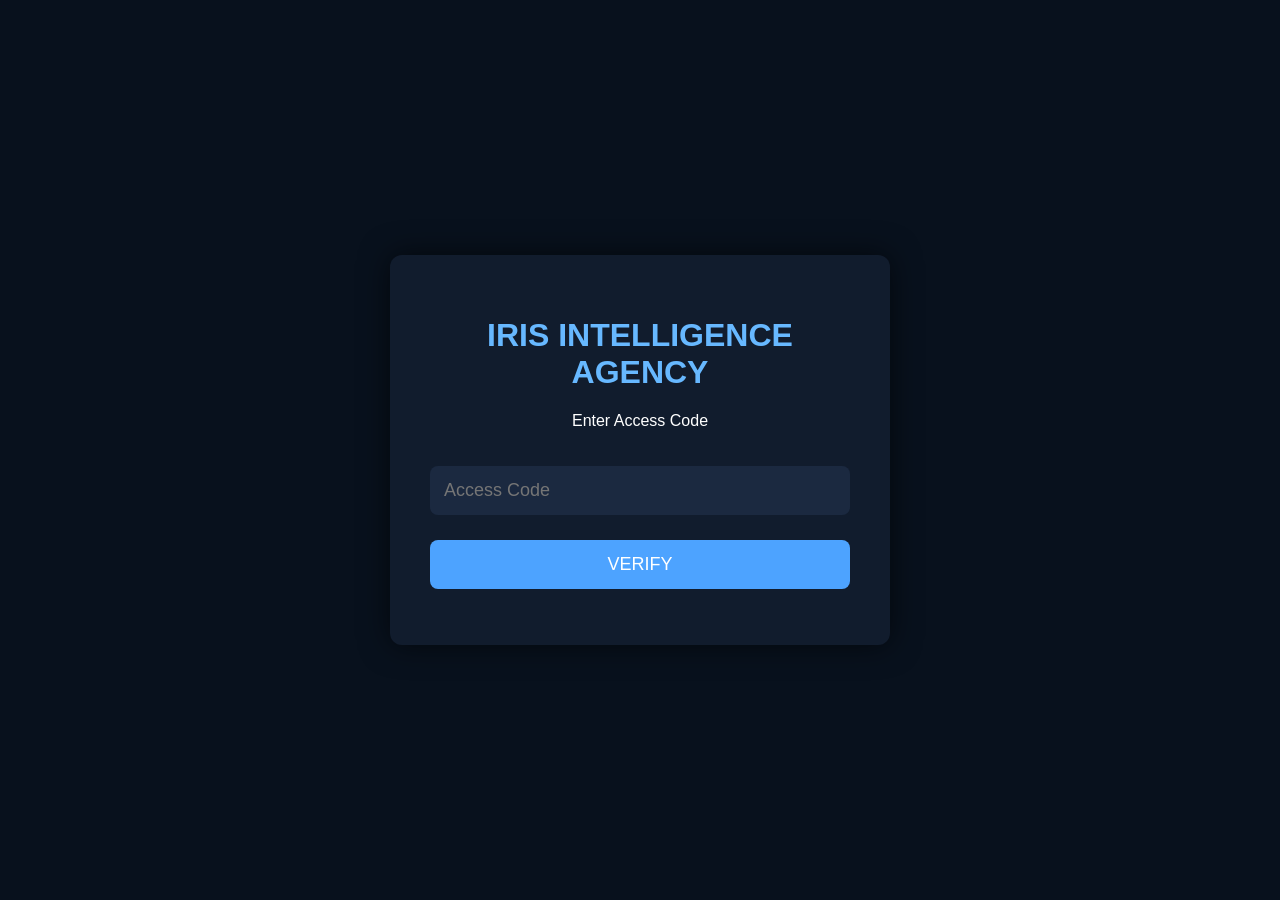
<file: index.html>
<!DOCTYPE html>
<html>
<head>
<meta charset="UTF-8">
<title>IRIS Terminal</title>

<style>
body{
margin:0;
background:#08111d;
display:flex;
justify-content:center;
align-items:center;
height:100vh;
font-family:Arial,sans-serif;
color:white;
}

.box{
width:420px;
background:#111c2d;
padding:40px;
border-radius:12px;
text-align:center;
box-shadow:0 0 30px rgba(0,0,0,.6);
}

h1{
color:#67b8ff;
}

input{
width:100%;
padding:14px;
margin-top:20px;
background:#1b2940;
border:none;
border-radius:8px;
color:white;
font-size:18px;
box-sizing:border-box;
}

button{
width:100%;
padding:14px;
margin-top:25px;
background:#4da3ff;
border:none;
color:white;
font-size:18px;
border-radius:8px;
cursor:pointer;
}

#error{
margin-top:15px;
color:#ff6666;
}
</style>

</head>

<body>

<div class="box">

<h1>IRIS INTELLIGENCE AGENCY</h1>

<p>Enter Access Code</p>

<input
id="code"
placeholder="Access Code">

<button onclick="verify()">

VERIFY

</button>

<p id="error"></p>

</div>

<script>

function verify(){

let code=document.getElementById("code").value;

if(code==="APRIL2026"){

window.location.href="login.html";

}else{

document.getElementById("error").innerHTML="ACCESS DENIED";

}

}

</script>

</body>
</html>
</file>
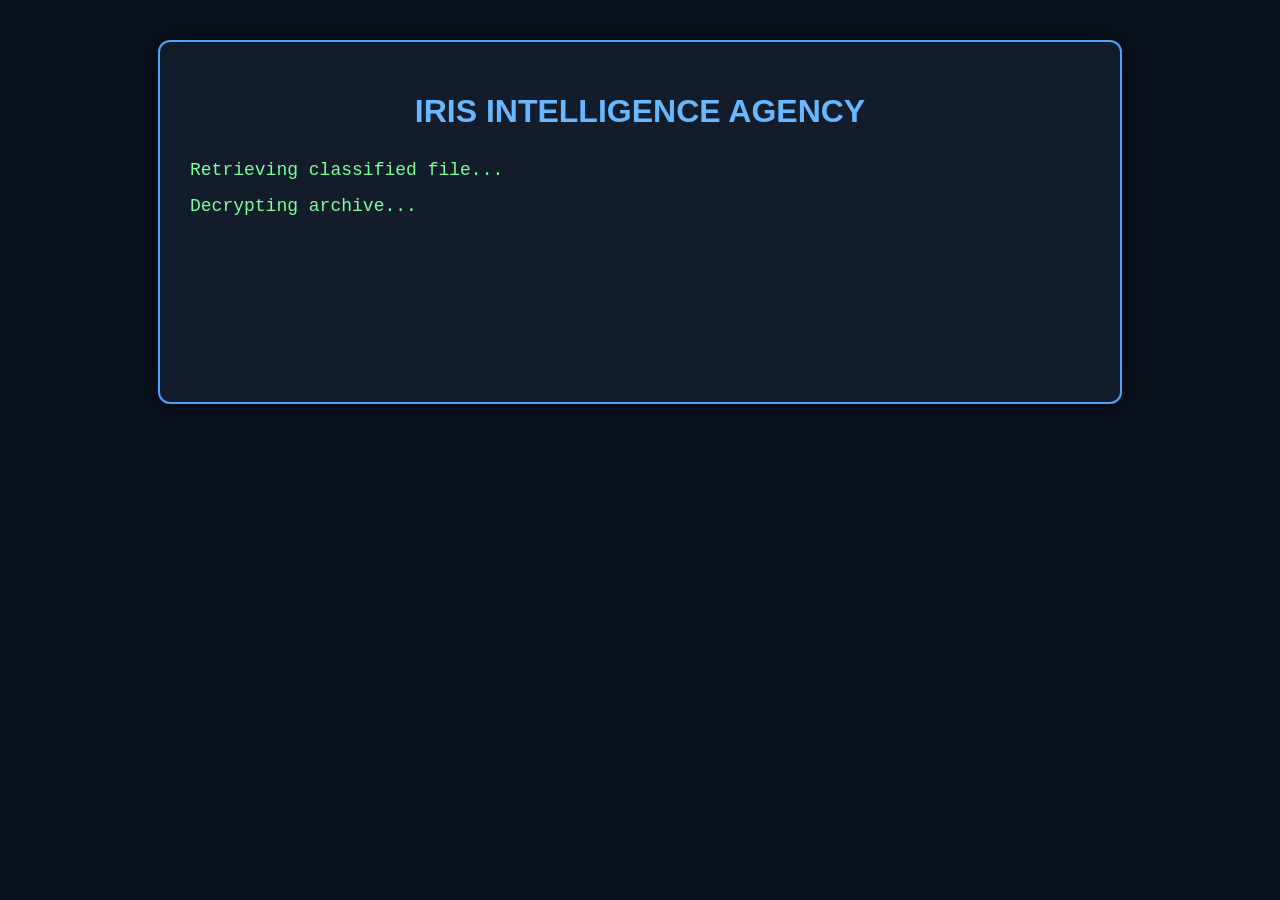
<file: case1.html>
<!DOCTYPE html>
<html lang="en">
<head>
<meta charset="UTF-8">
<meta name="viewport" content="width=device-width, initial-scale=1.0">
<title>CASE FILE 001</title>

<style>

body{
margin:0;
background:#08111d;
color:#ffffff;
font-family:Arial,Helvetica,sans-serif;
}

.container{
max-width:900px;
margin:40px auto;
padding:30px;
background:#121c2b;
border:2px solid #4da3ff;
border-radius:12px;
box-shadow:0 0 25px rgba(0,0,0,.5);
}

h1{
text-align:center;
color:#67b8ff;
}

#loading{
font-family:Courier New,monospace;
color:#7dff9b;
line-height:2;
font-size:18px;
min-height:220px;
}

#mission{
display:none;
animation:fade 1s;
}

@keyframes fade{
from{opacity:0;}
to{opacity:1;}
}

.box{
background:#1a2940;
padding:25px;
border-radius:10px;
margin-top:20px;
}

.numbers{
font-size:42px;
text-align:center;
letter-spacing:18px;
margin:30px 0;
color:#67b8ff;
font-weight:bold;
}

input{
width:260px;
padding:14px;
font-size:18px;
background:#0e1624;
color:white;
border:1px solid #4da3ff;
border-radius:6px;
text-align:center;
}

button{
margin-top:20px;
padding:14px 30px;
background:#4da3ff;
color:white;
border:none;
border-radius:8px;
cursor:pointer;
font-size:17px;
}

button:hover{
background:#2f86e6;
}

#result{
margin-top:20px;
font-size:18px;
font-weight:bold;
}

#continue{
display:none;
width:100%;
margin-top:30px;
}

</style>
</head>

<body>

<div class="container">

<h1>IRIS INTELLIGENCE AGENCY</h1>

<div id="loading"></div>

<div id="mission">

<h2 id="agent"></h2>

<div class="box">

<p><b>CASE FILE 001</b></p>

<p>Clearance Level: <b>OMEGA</b></p>

<hr>

<p>
Your identity has been successfully verified.
</p>

<p>
Welcome to <b>Operation BLACK IRIS</b>.
</p>

<p>
Before classified information can be released,
every investigator must complete the Agency Qualification Test.
</p>

<p>
Read every detail carefully.
</p>

<p>
Not every clue is hidden.
Sometimes the answer is right in front of you.
</p>

<p>
Recover the first access key.
</p>

<div class="numbers">
7&nbsp;&nbsp;18&nbsp;&nbsp;9&nbsp;&nbsp;19
</div>

<center>

<input
id="answer"
placeholder="Access Key">

<br>

<button onclick="checkAnswer()">

VERIFY

</button>

<div id="result"></div>

<button
id="continue"
onclick="window.location.href='dashboard.html'">

CONTINUE TO HEADQUARTERS

</button>

</center>

</div>

</div>

</div>

<script>

const agent=localStorage.getItem("agentName")||"Investigator";

document.getElementById("agent").innerHTML=
"Welcome, Agent "+agent+".";

const boot=[

"Retrieving classified file...",

"Decrypting archive...",

"Verifying OMEGA clearance...",

"Scanning investigator profile...",

"Identity confirmed.",

"Opening Case File 001..."

];

let i=0;

function loadMission(){

if(i<boot.length){

document.getElementById("loading").innerHTML+=boot[i]+"<br>";

i++;

setTimeout(loadMission,800);

}else{

document.getElementById("mission").style.display="block";

}

}

window.onload=loadMission;

function checkAnswer(){

let ans=document.getElementById("answer").value.trim().toUpperCase();

if(ans==="GRIS"){

document.getElementById("result").style.color="#7dff9b";

document.getElementById("result").innerHTML=

"ACCESS GRANTED<br><br>Excellent work, Agent.<br>Analytical ability confirmed.";

document.getElementById("continue").style.display="block";

}else{

document.getElementById("result").style.color="red";

document.getElementById("result").innerHTML=

"ACCESS DENIED<br>Review the evidence and try again.";

}

}

</script>

</body>
</html>
</file>
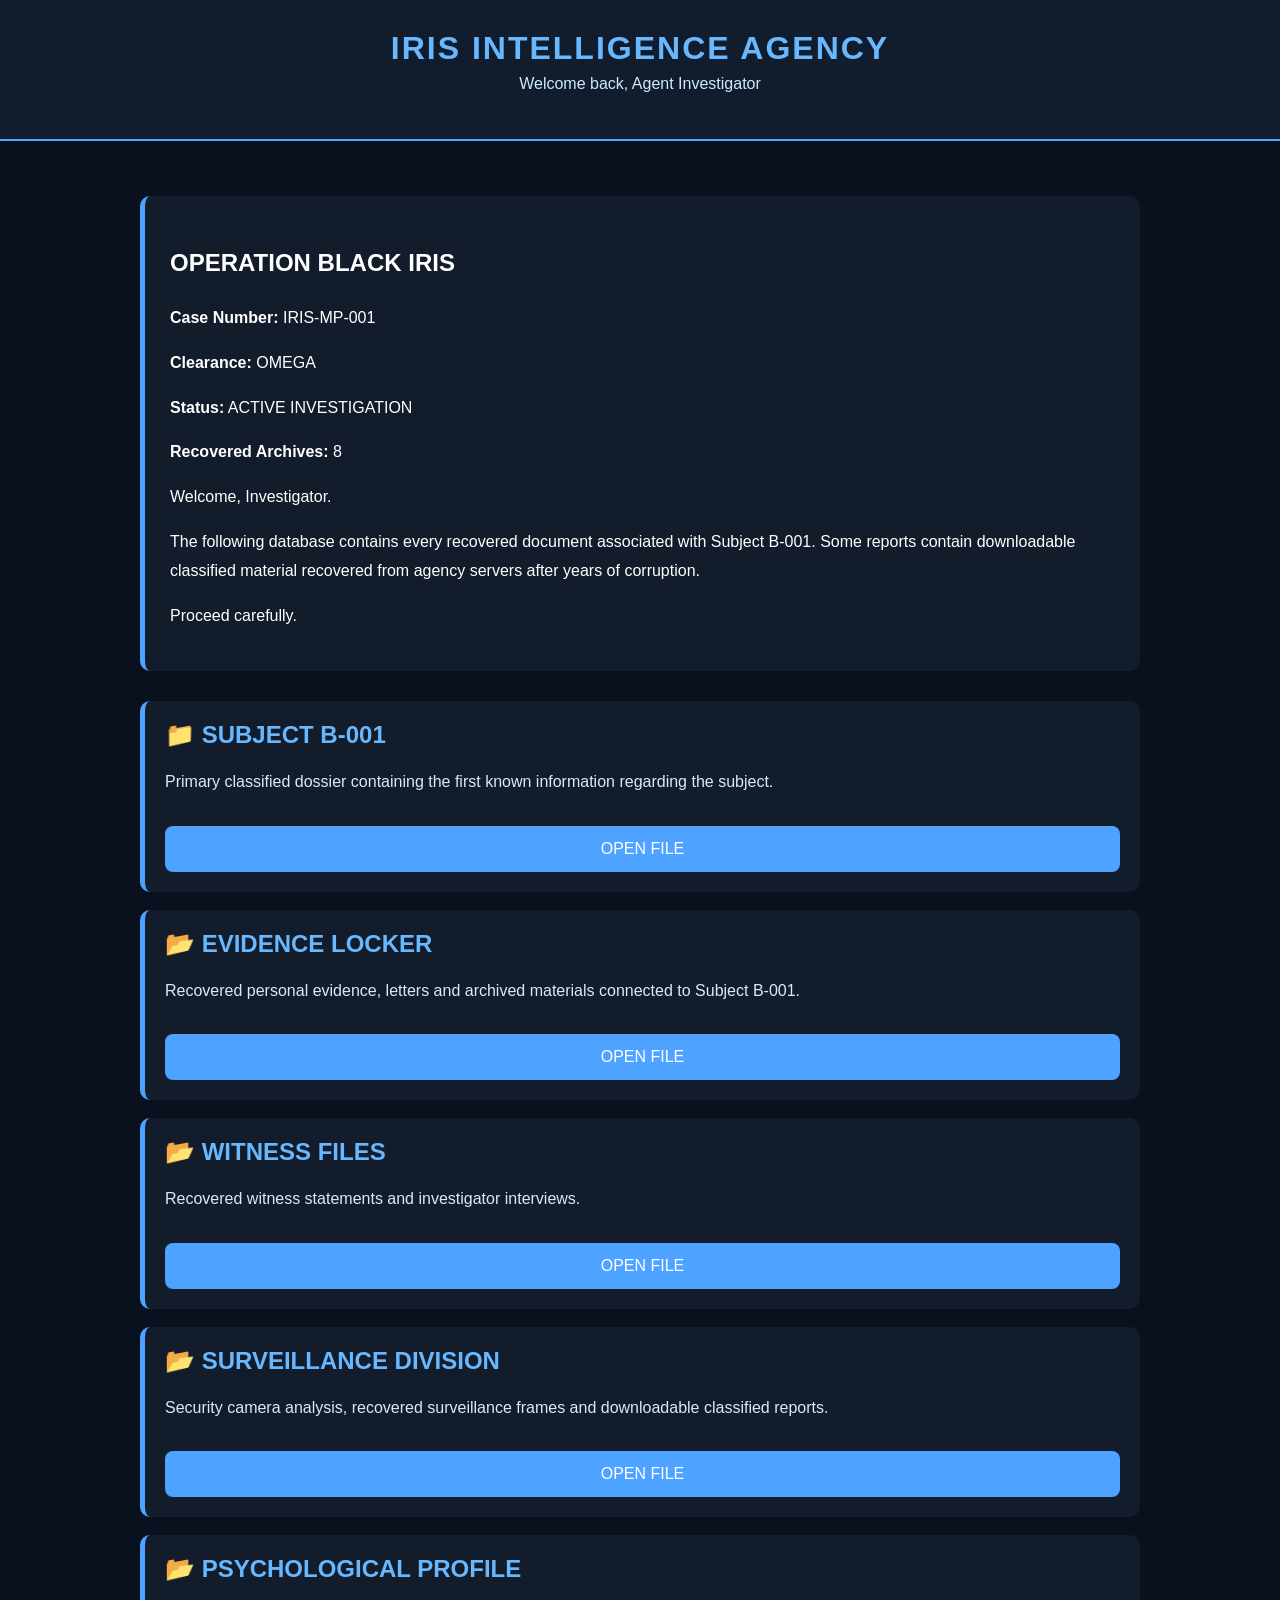
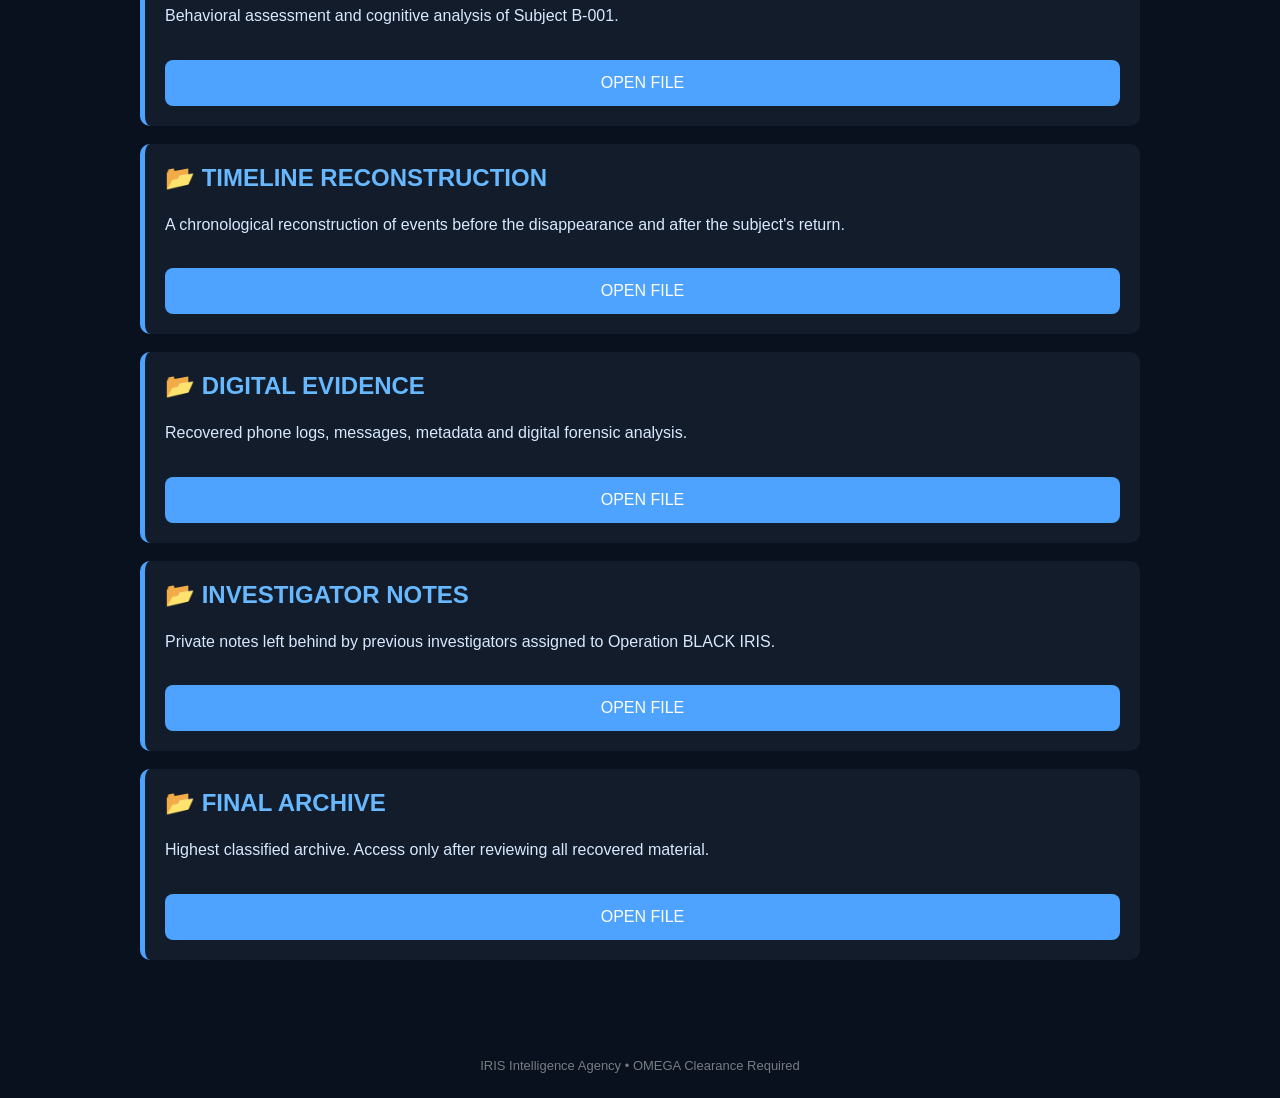
<file: dashboard.html>
<!DOCTYPE html>
<html lang="en">

<head>

<meta charset="UTF-8">
<meta name="viewport" content="width=device-width, initial-scale=1.0">

<title>IRIS Intelligence Agency</title>

<style>

body{
margin:0;
background:#08111d;
font-family:Arial,sans-serif;
color:white;
}

.header{
background:#111c2d;
padding:30px;
text-align:center;
border-bottom:2px solid #4da3ff;
}

.header h1{
margin:0;
color:#67b8ff;
letter-spacing:2px;
}

.header p{
color:#cfe9ff;
margin-top:8px;
}

.container{
max-width:1000px;
margin:35px auto;
padding:20px;
}

.info{
background:#121c2b;
padding:25px;
border-radius:10px;
border-left:5px solid #4da3ff;
margin-bottom:30px;
line-height:1.8;
}

.folder{
background:#121c2b;
padding:20px;
margin-bottom:18px;
border-radius:10px;
border-left:5px solid #4da3ff;
transition:.3s;
}

.folder:hover{
transform:translateY(-2px);
box-shadow:0 0 18px rgba(77,163,255,.35);
}

.folder h2{
margin-top:0;
color:#67b8ff;
}

.folder p{
color:#d8e9ff;
line-height:1.6;
}

button{
width:100%;
padding:14px;
margin-top:15px;
background:#4da3ff;
border:none;
border-radius:8px;
color:white;
font-size:16px;
cursor:pointer;
}

button:hover{
background:#2f86e6;
}

.footer{
text-align:center;
padding:25px;
opacity:.45;
font-size:13px;
}

</style>

</head>

<body>

<div class="header">

<h1>IRIS INTELLIGENCE AGENCY</h1>

<p id="agent"></p>

</div>

<div class="container">

<div class="info">

<h2>OPERATION BLACK IRIS</h2>

<p><b>Case Number:</b> IRIS-MP-001</p>

<p><b>Clearance:</b> OMEGA</p>

<p><b>Status:</b> ACTIVE INVESTIGATION</p>

<p><b>Recovered Archives:</b> 8</p>

<p>
Welcome, Investigator.
</p>

<p>
The following database contains every recovered document
associated with Subject B-001. Some reports contain
downloadable classified material recovered from agency
servers after years of corruption.
</p>

<p>
Proceed carefully.
</p>

</div>


<div class="folder">

<h2>📁 SUBJECT B-001</h2>

<p>
Primary classified dossier containing the first known
information regarding the subject.
</p>

<button onclick="location.href='subjectB001.html'">
OPEN FILE
</button>

</div>


<div class="folder">

<h2>📂 EVIDENCE LOCKER</h2>

<p>
Recovered personal evidence, letters and archived materials
connected to Subject B-001.
</p>

<button onclick="location.href='evidence001.html'">
OPEN FILE
</button>

</div>


<div class="folder">

<h2>📂 WITNESS FILES</h2>

<p>
Recovered witness statements and investigator interviews.
</p>

<button onclick="location.href='witness.html'">
OPEN FILE
</button>

</div>


<div class="folder">

<h2>📂 SURVEILLANCE DIVISION</h2>

<p>
Security camera analysis, recovered surveillance frames
and downloadable classified reports.
</p>

<button onclick="location.href='surveillance.html'">
OPEN FILE
</button>

</div>


<div class="folder">

<h2>📂 PSYCHOLOGICAL PROFILE</h2>

<p>
Behavioral assessment and cognitive analysis of
Subject B-001.
</p>

<button onclick="location.href='psychology.html'">
OPEN FILE
</button>

</div>


<div class="folder">

<h2>📂 TIMELINE RECONSTRUCTION</h2>

<p>
A chronological reconstruction of events before the
disappearance and after the subject's return.
</p>

<button onclick="location.href='timeline.html'">
OPEN FILE
</button>

</div>


<div class="folder">

<h2>📂 DIGITAL EVIDENCE</h2>

<p>
Recovered phone logs, messages, metadata and digital
forensic analysis.
</p>

<button onclick="location.href='digital-evidence.html'">
OPEN FILE
</button>

</div>


<!-- ==============================
     INVESTIGATOR NOTES
     ============================== -->

<div class="folder">

<h2>📂 INVESTIGATOR NOTES</h2>

<p>
Private notes left behind by previous investigators
assigned to Operation BLACK IRIS.
</p>

<button onclick="location.href='investigator-notes.html'">
OPEN FILE
</button>

</div>


<div class="folder">

<h2>📂 FINAL ARCHIVE</h2>

<p>
Highest classified archive. Access only after reviewing
all recovered material.
</p>

<button onclick="location.href='final-archive.html'">
OPEN FILE
</button>

</div>

</div>


<div class="footer">

IRIS Intelligence Agency • OMEGA Clearance Required

</div>


<script>

const agent =
localStorage.getItem("agentName") || "Investigator";

document.getElementById("agent").innerHTML =
"Welcome back, Agent " + agent;

</script>

</body>

</html>
</file>
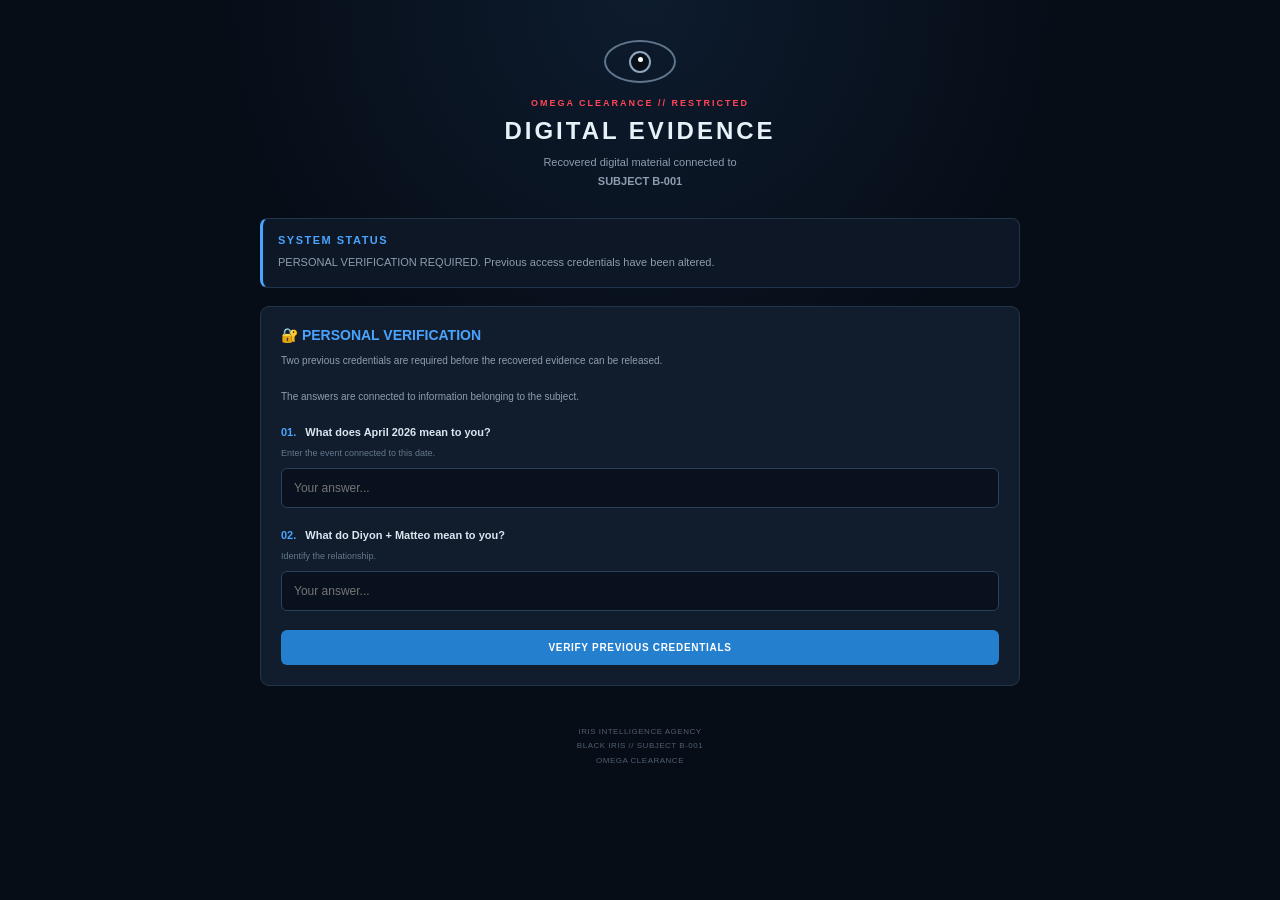
<file: digital-evidence.html>
<!DOCTYPE html>
<html lang="en">
<head>
<meta charset="UTF-8">
<meta name="viewport" content="width=device-width, initial-scale=1.0">

<title>IRIS // Digital Evidence</title>

<style>
* {
    box-sizing: border-box;
    margin: 0;
    padding: 0;
}

:root {
    --bg: #070d17;
    --panel: #0d1725;
    --panel2: #111d2d;
    --border: #20344c;
    --blue: #4aa3ff;
    --blue2: #247fcf;
    --text: #e8f0f8;
    --muted: #8e9daf;
    --green: #36d58b;
    --red: #ff4655;
}

body {
    min-height: 100vh;
    background:
        radial-gradient(circle at top, rgba(54,125,200,.13), transparent 38%),
        var(--bg);
    color: var(--text);
    font-family: Arial, Helvetica, sans-serif;
    padding: 18px;
}

.container {
    width: 100%;
    max-width: 760px;
    margin: auto;
}

.header {
    text-align: center;
    padding: 22px 10px 28px;
}

.eye {
    width: 72px;
    height: 43px;
    border: 2px solid #60758c;
    border-radius: 50%;
    margin: 0 auto 15px;
    position: relative;
}

.eye:before {
    content: "";
    position: absolute;
    width: 18px;
    height: 18px;
    border: 2px solid #8fa5bd;
    border-radius: 50%;
    background: #080e17;
    left: 50%;
    top: 50%;
    transform: translate(-50%, -50%);
}

.eye:after {
    content: "";
    position: absolute;
    width: 5px;
    height: 5px;
    border-radius: 50%;
    background: white;
    left: 47%;
    top: 38%;
}

.classification {
    color: var(--red);
    font-size: 9px;
    font-weight: bold;
    letter-spacing: 2px;
    margin-bottom: 9px;
}

h1 {
    font-size: 24px;
    letter-spacing: 3px;
    margin-bottom: 8px;
}

.subtitle {
    color: var(--muted);
    font-size: 11px;
    line-height: 1.7;
}

.status {
    background: var(--panel);
    border: 1px solid var(--border);
    border-left: 3px solid var(--blue);
    border-radius: 8px;
    padding: 15px;
    margin-bottom: 18px;
}

.status-title {
    color: var(--blue);
    font-size: 11px;
    font-weight: bold;
    letter-spacing: 1.5px;
    margin-bottom: 7px;
}

.status-text {
    color: var(--muted);
    font-size: 11px;
    line-height: 1.7;
}

.card,
.file {
    background: var(--panel2);
    border: 1px solid var(--border);
    border-radius: 9px;
    padding: 20px;
    margin-bottom: 14px;
}

.card-title {
    color: var(--blue);
    font-size: 14px;
    font-weight: bold;
    margin-bottom: 9px;
}

.description,
.file-description {
    color: var(--muted);
    font-size: 10px;
    line-height: 1.8;
    margin-bottom: 18px;
}

.question {
    margin-bottom: 19px;
}

.question label {
    display: block;
    color: #dce6f1;
    font-size: 11px;
    font-weight: bold;
    line-height: 1.6;
    margin-bottom: 8px;
}

.number {
    color: var(--blue);
    margin-right: 6px;
}

.hint {
    display: block;
    color: #65778b;
    font-size: 9px;
    font-weight: normal;
    margin-top: 4px;
}

input {
    width: 100%;
    background: #08111d;
    border: 1px solid #29415b;
    border-radius: 6px;
    color: white;
    padding: 12px;
    font-size: 12px;
    outline: none;
}

input:focus {
    border-color: var(--blue);
}

button {
    cursor: pointer;
}

.primary {
    width: 100%;
    padding: 12px;
    background: var(--blue2);
    color: white;
    border: 0;
    border-radius: 6px;
    font-size: 10px;
    font-weight: bold;
    letter-spacing: .7px;
}

.primary:hover {
    background: var(--blue);
}

.error {
    display: none;
    color: #ff6672;
    font-size: 10px;
    margin-top: 10px;
    line-height: 1.6;
}

.success {
    display: none;
    color: var(--green);
    font-size: 10px;
    line-height: 1.8;
    margin-top: 12px;
}

#evidenceArea {
    display: none;
}

.access {
    background: rgba(54,213,139,.05);
    border: 1px solid rgba(54,213,139,.28);
    border-left: 3px solid var(--green);
    border-radius: 8px;
    padding: 14px;
    margin-bottom: 16px;
}

.access strong {
    color: var(--green);
    font-size: 11px;
}

.access p {
    color: var(--muted);
    font-size: 10px;
    line-height: 1.7;
    margin-top: 5px;
}

.file {
    border-left: 3px solid var(--blue);
    padding: 16px;
}

.file.locked {
    border-left-color: #354354;
    opacity: .55;
}

.file-header {
    display: flex;
    justify-content: space-between;
    gap: 10px;
    margin-bottom: 9px;
}

.file-title {
    color: #63b0ff;
    font-size: 13px;
    font-weight: bold;
}

.file-status {
    color: #8290a0;
    background: #182333;
    border-radius: 4px;
    padding: 4px 6px;
    font-size: 8px;
    font-weight: bold;
    letter-spacing: .8px;
}

.available {
    color: var(--green) !important;
}

.clue {
    display: none;
    background: #08111d;
    border: 1px dashed #36526f;
    border-radius: 7px;
    padding: 17px;
    margin-top: 12px;
}

.identifier {
    text-align: center;
    color: white;
    font-size: 21px;
    font-weight: bold;
    letter-spacing: 1px;
    margin: 8px 0;
    user-select: text;
}

.identifier-note {
    text-align: center;
    color: #65788b;
    font-size: 8px;
    letter-spacing: 1px;
    margin-bottom: 14px;
}

.copy {
    display: block;
    margin: 0 auto 15px;
    padding: 8px 13px;
    background: #16263a;
    color: #9fcaff;
    border: 1px solid #294563;
    border-radius: 5px;
    font-size: 9px;
}

.clue-text {
    text-align: center;
    color: #9dacbd;
    font-size: 10px;
    line-height: 1.8;
}

.password {
    display: none;
    border-top: 1px solid #24384f;
    margin-top: 14px;
    padding-top: 14px;
}

.password-row {
    display: flex;
    gap: 7px;
}

.small {
    width: 100px;
    background: var(--blue2);
    color: white;
    border: 0;
    border-radius: 6px;
    font-size: 9px;
    font-weight: bold;
}

.audio {
    display: none;
    background: #09131f;
    border: 1px solid #29415b;
    border-radius: 7px;
    padding: 15px;
    margin-top: 12px;
}

.audio-title {
    color: #63b0ff;
    font-size: 11px;
    font-weight: bold;
    margin-bottom: 8px;
}

.audio-description {
    color: #9dacbd;
    font-size: 10px;
    line-height: 1.7;
    margin-bottom: 12px;
}

audio {
    width: 100%;
    height: 42px;
}

.audio-note {
    color: #65778b;
    font-size: 9px;
    line-height: 1.6;
    margin-top: 9px;
}

.warning {
    display: none;
    margin-top: 15px;
}

.warning-box {
    background: #21070b;
    border: 1px solid var(--red);
    border-left: 4px solid var(--red);
    border-radius: 7px;
    padding: 18px;
    text-align: center;
    box-shadow: 0 0 18px rgba(255,70,85,.15);
}

.warning-title {
    color: var(--red);
    font-size: 11px;
    font-weight: bold;
    letter-spacing: 2px;
    margin-bottom: 10px;
}

.warning-text {
    color: #ff7b85;
    font-size: 9px;
    line-height: 1.7;
    margin-bottom: 12px;
}

.username {
    display: inline-block;
    background: #8f101c;
    border: 1px solid var(--red);
    border-radius: 4px;
    padding: 9px 14px;
    color: white;
    font-size: 13px;
    font-weight: bold;
    letter-spacing: 1px;
    margin-bottom: 15px;
}

.eye-link {
    display: inline-block;
    background: var(--red);
    color: white;
    text-decoration: none;
    border-radius: 5px;
    padding: 11px 20px;
    font-size: 9px;
    font-weight: bold;
    letter-spacing: 1px;
}

.toast {
    position: fixed;
    left: 50%;
    bottom: 22px;
    transform: translate(-50%,20px);
    background: #142336;
    border: 1px solid #36516d;
    color: white;
    padding: 11px 17px;
    border-radius: 6px;
    font-size: 10px;
    opacity: 0;
    pointer-events: none;
    transition: .3s;
    z-index: 100;
}

.toast.show {
    opacity: 1;
    transform: translate(-50%,0);
}

footer {
    text-align: center;
    color: #4f5e70;
    font-size: 8px;
    letter-spacing: .5px;
    padding: 25px 10px 12px;
    line-height: 1.8;
}

@media(max-width:500px) {
    body {
        padding: 12px;
    }

    h1 {
        font-size: 20px;
    }

    .password-row {
        flex-direction: column;
    }

    .small {
        width: 100%;
        padding: 11px;
    }
}
</style>
</head>

<body>

<div class="container">

<header class="header">

<div class="eye"></div>

<div class="classification">
OMEGA CLEARANCE // RESTRICTED
</div>

<h1>DIGITAL EVIDENCE</h1>

<p class="subtitle">
Recovered digital material connected to<br>
<strong>SUBJECT B-001</strong>
</p>

</header>


<div class="status">

<div class="status-title">
SYSTEM STATUS
</div>

<div
class="status-text"
id="systemStatus"
>
PERSONAL VERIFICATION REQUIRED.
Previous access credentials have been altered.
</div>

</div>


<section
class="card"
id="verification"
>

<div class="card-title">
🔐 PERSONAL VERIFICATION
</div>

<div class="description">

Two previous credentials are required before
the recovered evidence can be released.

<br><br>

The answers are connected to information
belonging to the subject.

</div>


<div class="question">

<label>

<span class="number">01.</span>

What does <strong>April 2026</strong> mean to you?

<span class="hint">
Enter the event connected to this date.
</span>

</label>

<input
id="answer1"
type="text"
autocomplete="off"
placeholder="Your answer..."
>

</div>


<div class="question">

<label>

<span class="number">02.</span>

What do <strong>Diyon + Matteo</strong> mean to you?

<span class="hint">
Identify the relationship.
</span>

</label>

<input
id="answer2"
type="text"
autocomplete="off"
placeholder="Your answer..."
>

</div>


<button
class="primary"
onclick="verifyIdentity()"
>
VERIFY PREVIOUS CREDENTIALS
</button>


<div
class="error"
id="verificationError"
>
VERIFICATION FAILED.
<br>
The Agency cannot confirm the previous credentials.
</div>


<div
class="success"
id="verificationSuccess"
>
✓ MEMORY MATCH CONFIRMED.
<br>
✓ PREVIOUS CREDENTIALS RECONSTRUCTED.
<br>
✓ DIGITAL EVIDENCE ACCESS GRANTED.
</div>

</section>


<section id="evidenceArea">

<div class="access">

<strong>✓ ACCESS GRANTED</strong>

<p>
Recovered evidence is being released sequentially.
Each file must be completed before the next one becomes available.
</p>

</div>


<!-- EVIDENCE 001 -->

<div class="file">

<div class="file-header">

<div class="file-title">
📁 EVIDENCE 001
</div>

<div class="file-status available">
AVAILABLE
</div>

</div>

<div class="file-description">

An external transmission has been referenced
by the Agency archive.

<br><br>

The original transmission must be located
outside this archive.

</div>


<button
class="primary"
onclick="openEvidence001()"
>
EXAMINE EVIDENCE
</button>


<div
class="clue"
id="externalClue"
>

<div class="identifier">
@EYESEE-b001
</div>

<div class="identifier-note">
EXTERNAL SOURCE IDENTIFIER
</div>


<button
class="copy"
onclick="copyIdentifier()"
>
COPY IDENTIFIER
</button>


<div class="clue-text">

<strong>
EXTERNAL SOURCE REQUIRED
</strong>

<br><br>

Search externally for the identifier above.

<br><br>

Locate the transmission connected to it.

<br><br>

Examine the transmission carefully.

<br><br>

<strong>
The password is hidden within the transmission.
</strong>

<br><br>

The Agency will not provide the password.

</div>


<div
class="password"
id="passwordArea"
>

<label class="hint">
ENTER THE PASSWORD RECOVERED FROM THE TRANSMISSION
</label>

<br>

<div class="password-row">

<input
id="passwordInput"
type="password"
autocomplete="off"
placeholder="Recovered password..."
>

<button
class="small"
onclick="checkEvidence001()"
>
VERIFY
</button>

</div>


<div
class="error"
id="passwordError"
>
ACCESS CODE INVALID.
</div>

</div>

</div>

</div>


<!-- EVIDENCE 002 -->

<div
class="file locked"
id="file2"
>

<div class="file-header">

<div class="file-title">
📁 EVIDENCE 002
</div>

<div
class="file-status"
id="status2"
>
LOCKED
</div>

</div>


<div class="file-description">

Recovered audio transmission.

<br><br>

The Eye has left a message specifically
for the subject.

</div>


<div id="lock2">

🔒 Complete Evidence 001 to unlock this file.

</div>


<div
class="audio"
id="audio1"
>

<div class="audio-title">
◉ EYE TRANSMISSION // 001
</div>

<div class="audio-description">

Listen carefully to the recovered transmission.

</div>


<audio
controls
preload="metadata"
>

<source
src="eye-message.mp3"
type="audio/mpeg"
>

Your browser does not support audio.

</audio>


<div class="audio-note">

TRANSMISSION STATUS: DECRYPTED.

</div>

</div>

</div>


<!-- EVIDENCE 003 -->

<div
class="file locked"
id="file3"
>

<div class="file-header">

<div class="file-title">
📁 EVIDENCE 003
</div>

<div
class="file-status"
id="status3"
>
LOCKED
</div>

</div>


<div class="file-description">

Second recovered Eye transmission.

<br><br>

The recording contains a puzzle.
Listen carefully and determine its answer.

</div>


<div id="lock3">

🔒 Complete Evidence 002 to unlock this file.

</div>


<div
class="audio"
id="audio2"
>

<div class="audio-title">
◉ EYE TRANSMISSION // 002
</div>

<div class="audio-description">

A puzzle has been left inside the recording.

</div>


<audio
controls
preload="metadata"
>

<source
src="eye-puzzle.mp3"
type="audio/mpeg"
>

Your browser does not support audio.

</audio>


<div class="audio-note">

LISTEN. THINK. ANSWER THE EYE.

</div>


<br>

<input
id="puzzleAnswer"
type="text"
placeholder="Enter your answer..."
>

<br><br>


<button
class="primary"
onclick="checkPuzzle()"
>
SUBMIT ANSWER
</button>


<div
class="error"
id="puzzleError"
>
THAT ANSWER DOES NOT MATCH.
</div>

</div>

</div>


<!-- EVIDENCE 004 -->

<div
class="file locked"
id="file4"
>

<div class="file-header">

<div class="file-title">
📁 EVIDENCE 004
</div>

<div
class="file-status"
id="status4"
>
LOCKED
</div>

</div>


<div class="file-description">

Final recovered evidence.

<br><br>

The Agency has no further information.

The final destination must be determined
from the completed investigation.

</div>


<div id="lock4">

🔒 Complete Evidence 003 to unlock this file.

</div>


<div
class="warning"
id="warningReveal"
>

<div class="warning-box">

<div class="warning-title">
⚠ THE EYE WANTS TO SPEAK
</div>

<div class="warning-text">

WARNING — AN UNIDENTIFIED TRANSMISSION
HAS BEEN DETECTED.

<br><br>

THE EYE IS REQUESTING DIRECT CONTACT.

</div>


<div class="username">
@_the_eye_b001
</div>

<br>


<a
class="eye-link"
href="https://www.instagram.com/_the_eye_b001?igsh=aXY5cjVwZ3F1bHRi"
target="_blank"
rel="noopener"
>

OPEN THE EYE

</a>

</div>

</div>

</div>

</section>


<footer>

IRIS INTELLIGENCE AGENCY

<br>

BLACK IRIS // SUBJECT B-001

<br>

OMEGA CLEARANCE

</footer>

</div>


<div
class="toast"
id="toast"
>
</div>


<script>

/* =====================================================
   IRIS DIGITAL EVIDENCE
   NEW VERSION = OLD SAVED PROGRESS IS IGNORED
   ===================================================== */

const STORAGE_KEY = "IRIS_DIGITAL_EVIDENCE_V2";

const EVIDENCE_001_PASSWORD = "4021822";

const EYE_PUZZLE_ANSWER = "my blue eyes";


let progress = {
    identity: false,
    evidence001: false,
    evidence002: false,
    evidence003: false,
    evidence004: false
};


/* =====================================================
   SAVE
   ===================================================== */

function saveProgress() {

    try {

        localStorage.setItem(
            STORAGE_KEY,
            JSON.stringify(progress)
        );

    } catch (error) {

        console.log("Progress could not be saved.");

    }

}


/* =====================================================
   LOAD ONLY V2 PROGRESS
   ===================================================== */

function loadProgress() {

    try {

        const saved =
            localStorage.getItem(STORAGE_KEY);

        if (!saved) {

            return;

        }

        const data =
            JSON.parse(saved);

        progress = {
            ...progress,
            ...data
        };

    } catch (error) {

        console.log("Could not load progress.");

    }

}


/* =====================================================
   NORMALIZE ANSWERS
   ===================================================== */

function normalize(text) {

    return String(text)
        .toLowerCase()
        .trim()
        .replace(/[.,!?'"`]/g, "")
        .replace(/\s+/g, " ");

}


/* =====================================================
   APRIL 2026
   ===================================================== */

function correctApril(answer) {

    const a =
        normalize(answer);

    const accepted = [

        "our first conversation",
        "first conversation",
        "the first conversation",
        "our first chat",
        "first chat",
        "the first chat",
        "when we first talked",
        "when we first spoke",
        "our first talk"

    ];

    return accepted.some(
        answer =>
            a === answer ||
            a.includes(answer)
    );

}


/* =====================================================
   DIYON + MATTEO
   ===================================================== */

function correctKids(answer) {

    const a =
        normalize(answer);

    const accepted = [

        "my sons",
        "my kids",
        "my children",
        "my boys",
        "my two sons",
        "my two kids",
        "my two children"

    ];

    return accepted.some(
        answer =>
            a === answer ||
            a.includes(answer)
    );

}


/* =====================================================
   IDENTITY VERIFICATION
   ===================================================== */

function verifyIdentity() {

    const answer1 =
        document.getElementById(
            "answer1"
        ).value;

    const answer2 =
        document.getElementById(
            "answer2"
        ).value;


    if (
        correctApril(answer1) &&
        correctKids(answer2)
    ) {

        progress.identity = true;

        saveProgress();


        document.getElementById(
            "verificationError"
        ).style.display = "none";


        document.getElementById(
            "verificationSuccess"
        ).style.display = "block";


        document.getElementById(
            "systemStatus"
        ).innerHTML =
            "IDENTITY VERIFIED. DIGITAL EVIDENCE ACCESS GRANTED.";


        setTimeout(function() {

            document.getElementById(
                "verification"
            ).style.display = "none";


            document.getElementById(
                "evidenceArea"
            ).style.display = "block";


            toast("ACCESS GRANTED");

        }, 700);


    } else {

        document.getElementById(
            "verificationError"
        ).style.display = "block";


        toast("VERIFICATION FAILED");

    }

}


/* =====================================================
   EVIDENCE 001
   ===================================================== */

function openEvidence001() {

    document.getElementById(
        "externalClue"
    ).style.display = "block";


    document.getElementById(
        "passwordArea"
    ).style.display = "block";


    document.getElementById(
        "externalClue"
    ).scrollIntoView({

        behavior: "smooth",
        block: "center"

    });

}


/* =====================================================
   COPY @EYESEE-b001
   ===================================================== */

function copyIdentifier() {

    const text = "@EYESEE-b001";


    if (
        navigator.clipboard &&
        window.isSecureContext
    ) {

        navigator.clipboard
            .writeText(text)
            .then(function() {

                toast("IDENTIFIER COPIED");

            })
            .catch(function() {

                selectIdentifier();

            });

    } else {

        selectIdentifier();

    }

}


function selectIdentifier() {

    const element =
        document.querySelector(
            ".identifier"
        );

    const range =
        document.createRange();

    range.selectNodeContents(element);

    const selection =
        window.getSelection();

    selection.removeAllRanges();

    selection.addRange(range);

    toast("IDENTIFIER SELECTED");

}


/* =====================================================
   EVIDENCE 001 PASSWORD
   ===================================================== */

function checkEvidence001() {

    const entered =
        normalize(
            document.getElementById(
                "passwordInput"
            ).value
        );


    if (
        entered ===
        normalize(EVIDENCE_001_PASSWORD)
    ) {

        progress.evidence001 = true;

        saveProgress();


        document.getElementById(
            "passwordError"
        ).style.display = "none";


        unlockEvidence2();


        toast("EVIDENCE 001 DECRYPTED");


    } else {

        document.getElementById(
            "passwordError"
        ).style.display = "block";


        toast("INVALID PASSWORD");

    }

}


/* =====================================================
   UNLOCK EVIDENCE 002
   ===================================================== */

function unlockEvidence2() {

    const file =
        document.getElementById(
            "file2"
        );


    file.classList.remove("locked");


    document.getElementById(
        "status2"
    ).innerText =
        "AVAILABLE";


    document.getElementById(
        "status2"
    ).classList.add("available");


    document.getElementById(
        "lock2"
    ).innerHTML = `

        <button
        class="primary"
        onclick="openEvidence2()"
        >
            OPEN EVIDENCE 002
        </button>

    `;

}


/* =====================================================
   OPEN EVIDENCE 002
   ===================================================== */

function openEvidence2() {

    document.getElementById(
        "audio1"
    ).style.display =
        "block";


    document.getElementById(
        "audio1"
    ).scrollIntoView({

        behavior: "smooth",
        block: "center"

    });


    /*
       Evidence 003 is NOT unlocked until
       Evidence 002 has actually been opened.
    */

    progress.evidence002 = true;

    saveProgress();

    unlockEvidence3();

}


/* =====================================================
   UNLOCK EVIDENCE 003
   ===================================================== */

function unlockEvidence3() {

    const file =
        document.getElementById(
            "file3"
        );


    file.classList.remove("locked");


    document.getElementById(
        "status3"
    ).innerText =
        "AVAILABLE";


    document.getElementById(
        "status3"
    ).classList.add("available");


    document.getElementById(
        "lock3"
    ).innerHTML = `

        <button
        class="primary"
        onclick="openEvidence3()"
        >
            OPEN EVIDENCE 003
        </button>

    `;

}


/* =====================================================
   OPEN EVIDENCE 003
   ===================================================== */

function openEvidence3() {

    document.getElementById(
        "audio2"
    ).style.display =
        "block";


    document.getElementById(
        "audio2"
    ).scrollIntoView({

        behavior: "smooth",
        block: "center"

    });

}


/* =====================================================
   BLUE EYES PUZZLE
   ===================================================== */

function checkPuzzle() {

    const entered =
        normalize(
            document.getElementById(
                "puzzleAnswer"
            ).value
        );


    const expected =
        normalize(
            EYE_PUZZLE_ANSWER
        );


    if (
        entered === expected ||
        entered.includes(expected)
    ) {

        progress.evidence003 = true;

        saveProgress();


        document.getElementById(
            "puzzleError"
        ).style.display = "none";


        unlockEvidence4();


        toast("PUZZLE SOLVED");


    } else {

        document.getElementById(
            "puzzleError"
        ).style.display = "block";


        toast(
            "THE EYE REJECTS YOUR ANSWER"
        );

    }

}


/* =====================================================
   UNLOCK EVIDENCE 004
   ===================================================== */

function unlockEvidence4() {

    const file =
        document.getElementById(
            "file4"
        );


    file.classList.remove("locked");


    document.getElementById(
        "status4"
    ).innerText =
        "AVAILABLE";


    document.getElementById(
        "status4"
    ).classList.add("available");


    document.getElementById(
        "lock4"
    ).innerHTML = `

        <button
        class="primary"
        onclick="openEvidence4()"
        >
            OPEN EVIDENCE 004
        </button>

    `;

}


/* =====================================================
   FINAL EVIDENCE
   ===================================================== */

function openEvidence4() {

    document.getElementById(
        "warningReveal"
    ).style.display =
        "block";


    document.getElementById(
        "warningReveal"
    ).scrollIntoView({

        behavior: "smooth",
        block: "center"

    });


    progress.evidence004 = true;

    saveProgress();


    toast(
        "FINAL TRANSMISSION DETECTED"
    );

}


/* =====================================================
   RESTORE CURRENT V2 PROGRESS
   ===================================================== */

function restoreProgress() {

    /*
       IMPORTANT:
       We only read IRIS_DIGITAL_EVIDENCE_V2.

       Therefore the old saved key from the previous
       version cannot unlock everything automatically.
    */


    if (!progress.identity) {

        return;

    }


    document.getElementById(
        "verification"
    ).style.display =
        "none";


    document.getElementById(
        "evidenceArea"
    ).style.display =
        "block";


    document.getElementById(
        "systemStatus"
    ).innerHTML =
        "IDENTITY VERIFIED. DIGITAL EVIDENCE ACCESS GRANTED.";


    if (progress.evidence001) {

        unlockEvidence2();

    }


    if (progress.evidence002) {

        document.getElementById(
            "audio1"
        ).style.display =
            "block";


        unlockEvidence3();

    }


    if (progress.evidence003) {

        document.getElementById(
            "audio2"
        ).style.display =
            "block";


        unlockEvidence4();

    }


    if (progress.evidence004) {

        document.getElementById(
            "warningReveal"
        ).style.display =
            "block";

    }

}


/* =====================================================
   TOAST
   ===================================================== */

function toast(message) {

    const element =
        document.getElementById(
            "toast"
        );


    element.innerText =
        message;


    element.classList.add("show");


    setTimeout(function() {

        element.classList.remove("show");

    }, 2200);

}


/* =====================================================
   ENTER KEY SUPPORT
   ===================================================== */

document
.getElementById("answer1")
.addEventListener(
    "keydown",
    function(e) {

        if (e.key === "Enter") {

            document
            .getElementById("answer2")
            .focus();

        }

    }
);


document
.getElementById("answer2")
.addEventListener(
    "keydown",
    function(e) {

        if (e.key === "Enter") {

            verifyIdentity();

        }

    }
);


document
.getElementById("passwordInput")
.addEventListener(
    "keydown",
    function(e) {

        if (e.key === "Enter") {

            checkEvidence001();

        }

    }
);


/* =====================================================
   START
   ===================================================== */

loadProgress();

restoreProgress();

</script>

</body>
</html>
</file>
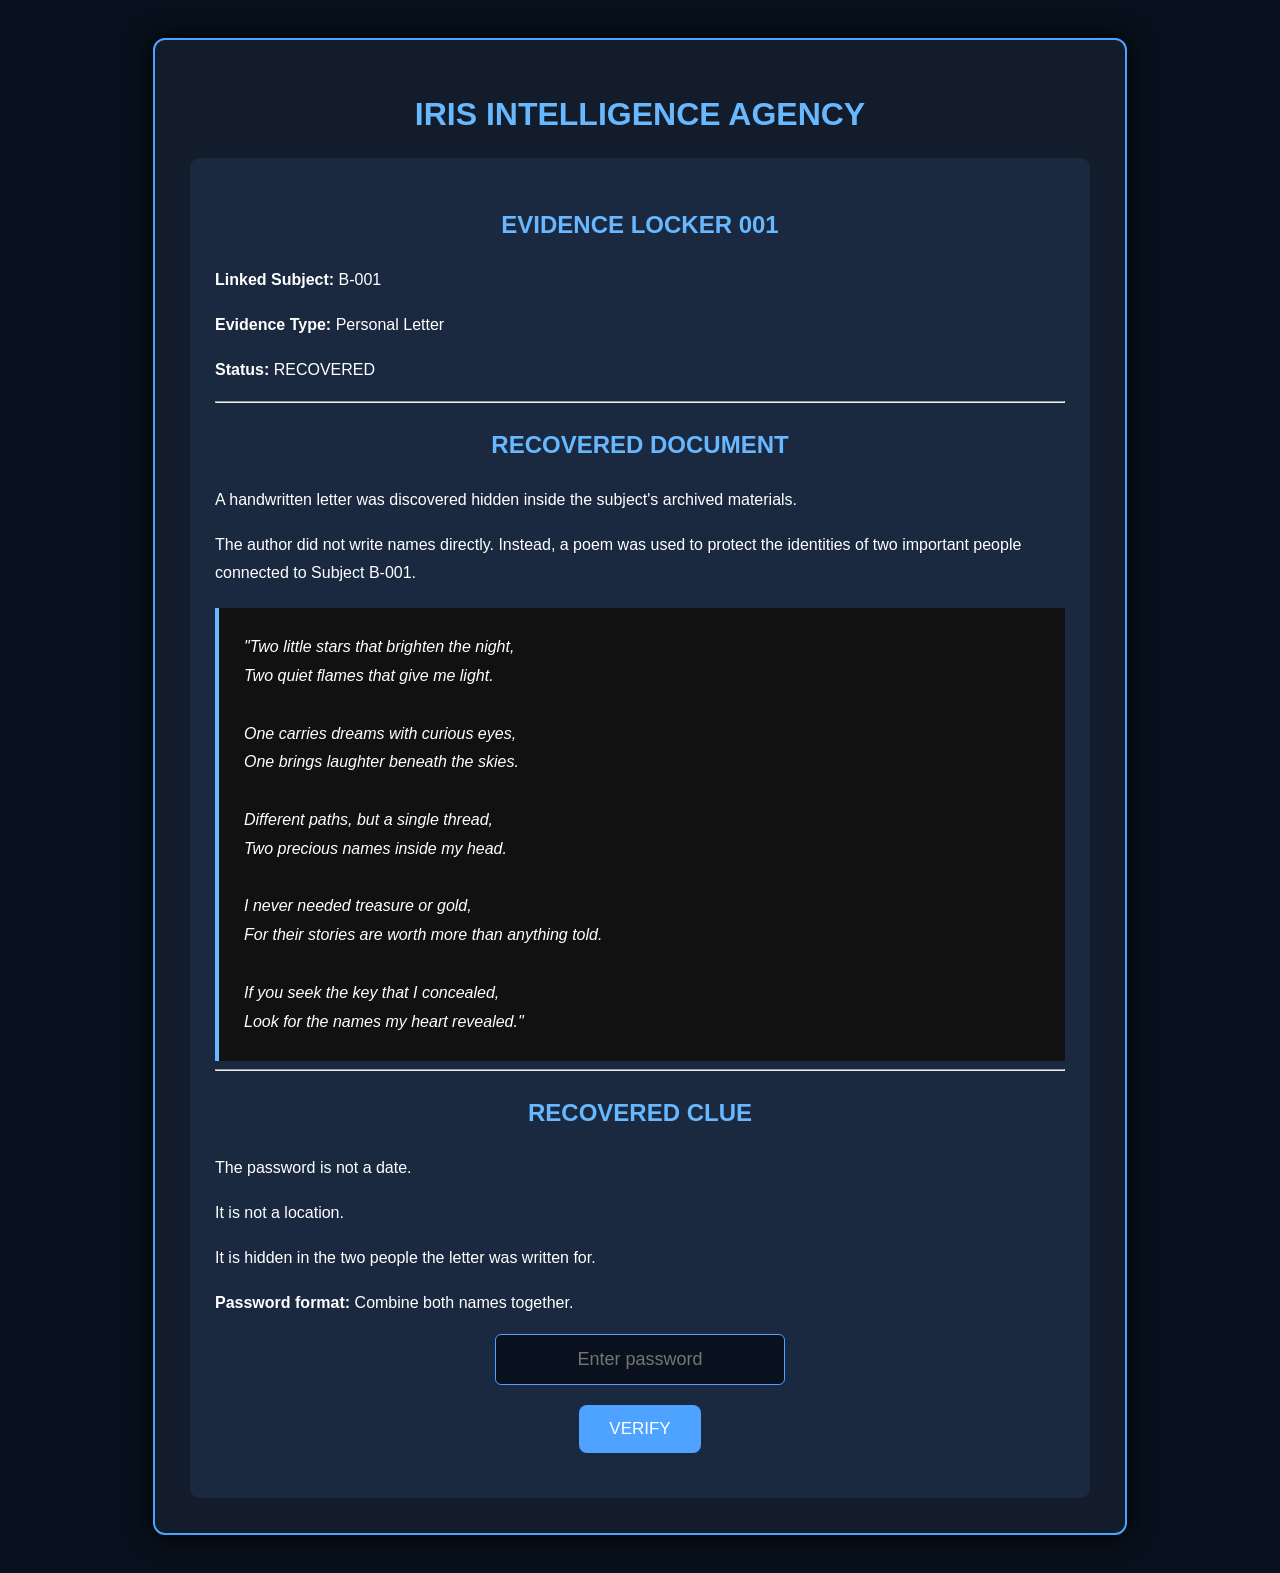
<file: evidence001.html>
<!DOCTYPE html>
<html lang="en">

<head>

<meta charset="UTF-8">
<meta name="viewport" content="width=device-width, initial-scale=1.0">

<title>Evidence Locker 001</title>

<style>

body{
background:#08111d;
color:white;
font-family:Arial,sans-serif;
padding:30px;
}

.container{
max-width:900px;
margin:auto;
background:#121c2b;
padding:35px;
border:2px solid #4da3ff;
border-radius:12px;
box-shadow:0 0 30px black;
}

h1,h2{
color:#67b8ff;
text-align:center;
}

.file{
background:#1a2940;
padding:25px;
border-radius:10px;
margin-top:25px;
line-height:1.8;
}

.letter{
background:#111;
padding:25px;
border-left:4px solid #67b8ff;
font-style:italic;
margin-top:20px;
}

input{
padding:14px;
width:260px;
font-size:18px;
background:#08111d;
color:white;
border:1px solid #4da3ff;
border-radius:6px;
text-align:center;
}

button{
margin-top:20px;
padding:14px 30px;
background:#4da3ff;
color:white;
border:none;
border-radius:8px;
font-size:17px;
cursor:pointer;
}

button:hover{
background:#2f86e6;
}

#result{
margin-top:20px;
font-weight:bold;
}

#next{
display:none;
width:100%;
}

</style>

</head>


<body>


<div class="container">


<h1>IRIS INTELLIGENCE AGENCY</h1>


<div class="file">


<h2>EVIDENCE LOCKER 001</h2>


<p>
<b>Linked Subject:</b> B-001
</p>

<p>
<b>Evidence Type:</b> Personal Letter
</p>

<p>
<b>Status:</b> RECOVERED
</p>


<hr>


<h2>RECOVERED DOCUMENT</h2>


<p>
A handwritten letter was discovered hidden inside
the subject's archived materials.
</p>


<p>
The author did not write names directly.
Instead, a poem was used to protect the identities
of two important people connected to Subject B-001.
</p>



<div class="letter">


"Two little stars that brighten the night,<br>
Two quiet flames that give me light.<br><br>

One carries dreams with curious eyes,<br>
One brings laughter beneath the skies.<br><br>

Different paths, but a single thread,<br>
Two precious names inside my head.<br><br>

I never needed treasure or gold,<br>
For their stories are worth more than anything told.<br><br>

If you seek the key that I concealed,<br>
Look for the names my heart revealed."



</div>


<hr>


<h2>RECOVERED CLUE</h2>


<p>
The password is not a date.
</p>

<p>
It is not a location.
</p>

<p>
It is hidden in the two people
the letter was written for.
</p>


<p>
<b>Password format:</b> Combine both names together.
</p>


<center>


<input id="answer" placeholder="Enter password">


<br>


<button onclick="verify()">
VERIFY
</button>


<div id="result"></div>

<button id="next" onclick="window.location.href='dashboard.html'">

  RETURN TO HEADQUARTERS
</button>

</button>


</center>


</div>


</div>



<script>


function verify(){


let answer=document
.getElementById("answer")
.value
.trim()
.toUpperCase()
.replace(/\s/g,'');



if(answer==="DIYONMATTEO"){
localStorage.setItem("evidence001Unlocked","true");
localStorage.setItem("witnessUnlocked","true");

document.getElementById("result").style.color="#7CFC00";


document.getElementById("result").innerHTML=

"ACCESS GRANTED<br><br>Letter authenticated.<br>Two identities confirmed.<br>New evidence unlocked.";


document.getElementById("next").style.display="block";


}

else{


document.getElementById("result").style.color="red";


document.getElementById("result").innerHTML=

"ACCESS DENIED<br>The hidden identities do not match.";

}


}


</script>


</body>

</html>
</file>
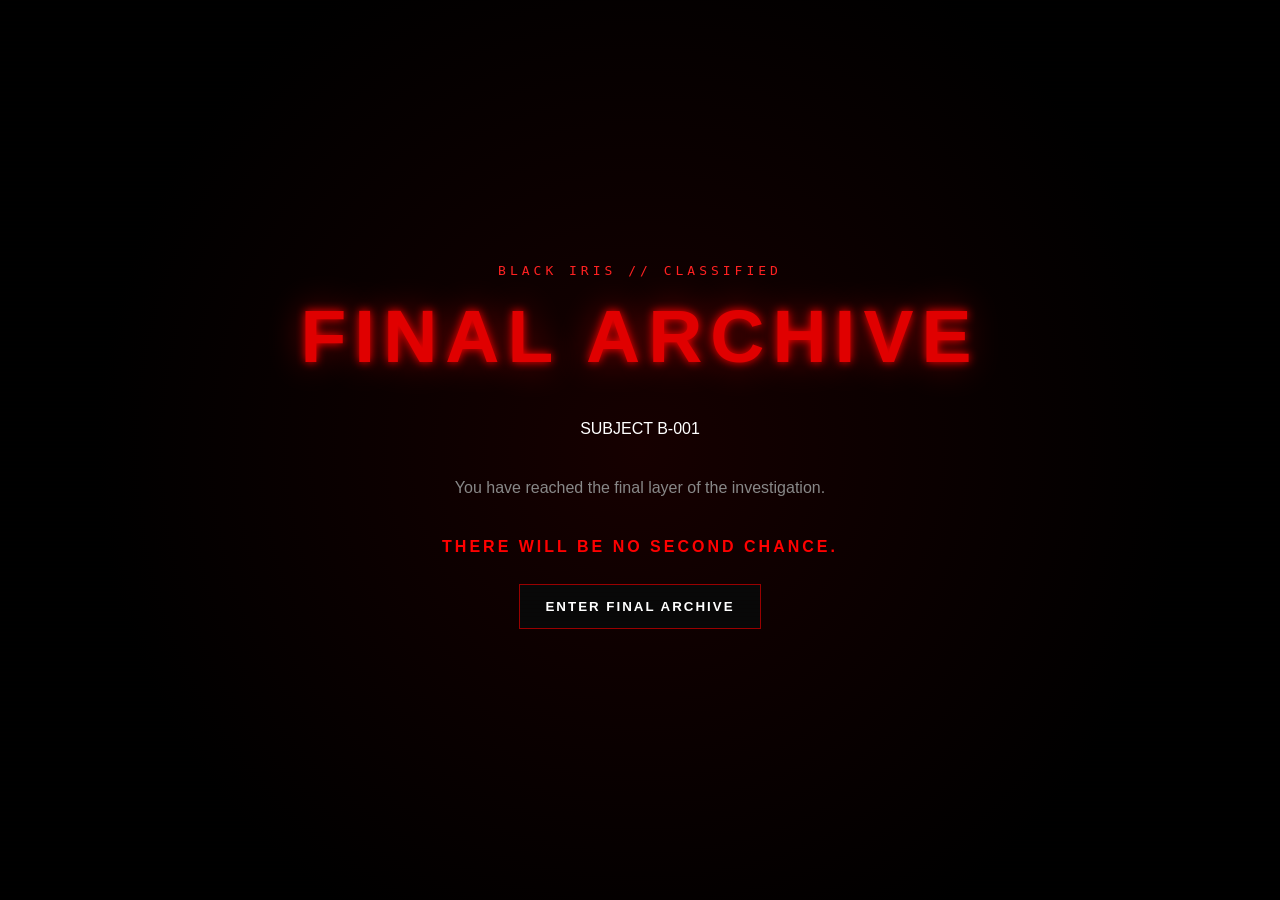
<file: final-archive.html>
<!DOCTYPE html>
<html lang="en">
<head>
<meta charset="UTF-8">
<meta name="viewport" content="width=device-width,initial-scale=1.0,user-scalable=no">
<title>BLACK IRIS // FINAL ARCHIVE</title>
<link rel="stylesheet" href="final-archive.css">
</head>

<body>

<div id="boot" class="screen active">
  <div class="center">
    <div class="classified">BLACK IRIS // CLASSIFIED</div>
    <h1>FINAL ARCHIVE</h1>
    <p>SUBJECT B-001</p>
    <p class="muted">
      You have reached the final layer of the investigation.
    </p>
    <p class="danger">THERE WILL BE NO SECOND CHANCE.</p>
    <button id="startBtn">ENTER FINAL ARCHIVE</button>
  </div>
</div>

<div id="pacman" class="screen">
  <div class="gameShell">
    <div class="hud">
      <span>RECOVERY PROTOCOL</span>
      <span id="levelText">MAP 1 / 5</span>
      <span id="scoreText">000000</span>
    </div>

    <canvas id="pacCanvas" width="720" height="720"></canvas>

    <div id="pacStatus">RECOVER ALL IRIS FRAGMENTS.</div>

    <div class="mobileControls">
      <button data-dir="up">▲</button>
      <div>
        <button data-dir="left">◀</button>
        <button data-dir="down">▼</button>
        <button data-dir="right">▶</button>
      </div>
    </div>
  </div>
</div>

<div id="boss" class="screen">
  <div class="center">
    <div class="classified">TARGET ACQUIRED</div>
    <h1>THE RED EYE</h1>

    <canvas id="bossCanvas" width="700" height="450"></canvas>

    <div class="healthOuter">
      <div id="bossHealth"></div>
    </div>

    <p id="bossStatus">DESTROY THE EYE.</p>
    <button id="attackBtn">ATTACK</button>
  </div>
</div>

<div id="pressure" class="screen">
  <div class="pressurePanel">

    <div class="classified">BLACK IRIS // PRESSURE TEST</div>

    <h1>DO NOT PRESS</h1>

    <div id="pressureTimer">60</div>

    <div id="pressureRule">
      PREPARE YOURSELF.
    </div>

    <div id="pressureObject"></div>

    <button id="pressureButton">PRESS</button>

    <div id="pressureInfo">
      The rules will change.<br>
      Read carefully.
    </div>

  </div>
</div>

<div id="grid" class="screen">
  <div class="center">

    <div class="classified">SECURITY SYSTEM</div>
    <h1>SECURITY GRID</h1>

    <p id="gridStatus">
      FIND THE SAFE ROUTE.
    </p>

    <div id="gridBoard"></div>

  </div>
</div>

<div id="memory" class="screen">
  <div class="center">

    <div class="classified">MEMORY PROTOCOL</div>
    <h1>10 SECONDS</h1>

    <p id="memoryStatus">
      MEMORIZE THE ROOM.
    </p>

    <div id="memoryRoom"></div>

    <div id="memoryAnswers" class="hidden">
      <h2>WHAT DISAPPEARED?</h2>

      <div class="answerGrid">
        <button data-answer="eye">👁 EYE</button>
        <button data-answer="key">🔑 KEY</button>
        <button data-answer="clock">🕐 CLOCK</button>
        <button data-answer="photo">📷 PHOTO</button>
      </div>
    </div>

  </div>
</div>

<div id="eye" class="screen">
  <div class="center eyeScreen">

    <div class="classified">FINAL TEST</div>
    <h1>THE EYE</h1>

    <p id="eyeStatus">ONE OF THEM IS WATCHING.</p>

    <div id="eyeField"></div>

  </div>
</div>

<div id="complete" class="screen">
  <div class="center">

    <div class="classified">ARCHIVE DECRYPTED</div>

    <h1 class="glitch">YOU FOUND ME.</h1>

    <p class="finalMessage">
      THE SYSTEM IS NO LONGER WATCHING.<br><br>
      THE SYSTEM IS WAITING.
    </p>

    <button id="archiveBtn">
      ENTER THE FINAL ARCHIVE
    </button>

  </div>
</div>

<script src="final-archive.js"></script>
</body>
</html>
</file>
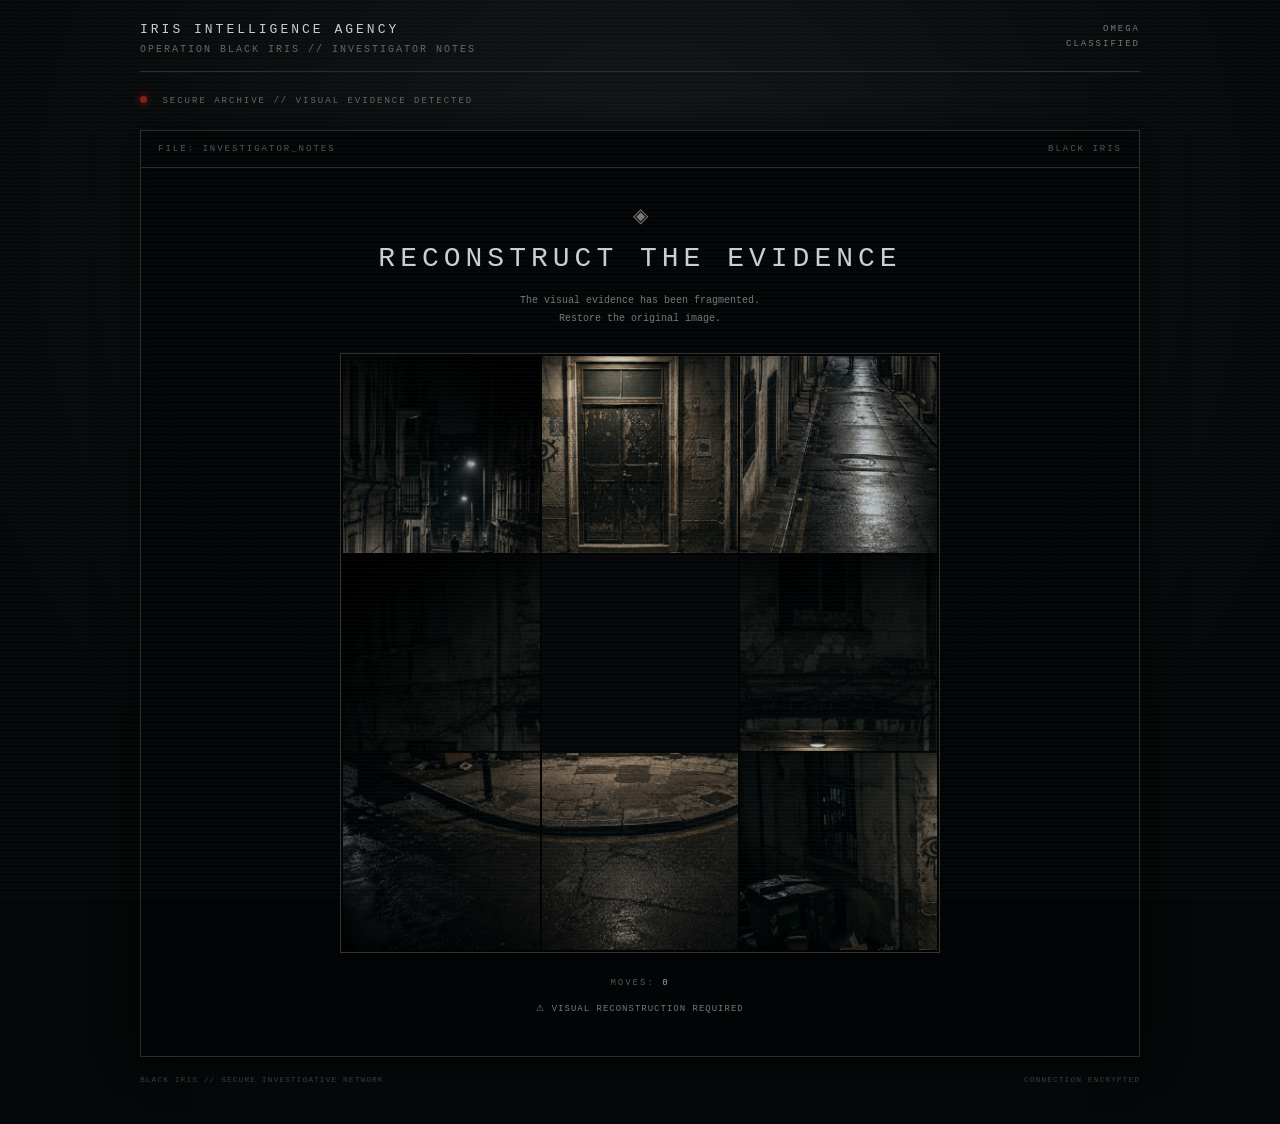
<file: investigator-notes.html>
<!DOCTYPE html>
<html lang="en">
<head>
<meta charset="UTF-8">
<meta name="viewport" content="width=device-width, initial-scale=1.0">
<title>BLACK IRIS // Investigator Notes</title>

<style>

*{
    box-sizing:border-box;
}

html,body{
    margin:0;
    padding:0;
    min-height:100%;
}

body{
    background:#050708;
    color:#c9cece;
    font-family:"Courier New",monospace;
    overflow-x:hidden;
}

body::after{
    content:"";
    position:fixed;
    inset:0;
    pointer-events:none;
    z-index:9999;

    background:repeating-linear-gradient(
        to bottom,
        rgba(255,255,255,.018) 0px,
        rgba(255,255,255,.018) 1px,
        transparent 1px,
        transparent 4px
    );
}

.terminal{
    min-height:100vh;
    padding:22px;

    background:
    radial-gradient(
        circle at 50% 20%,
        #121718 0%,
        #050708 65%
    );
}

.header{
    max-width:1000px;
    margin:auto;

    border-bottom:1px solid #292e2f;

    padding-bottom:16px;

    display:flex;
    justify-content:space-between;
}

.agency{
    font-size:13px;
    letter-spacing:3px;
}

.file-name{
    margin-top:7px;

    font-size:10px;
    color:#666;

    letter-spacing:2px;
}

.classified{
    text-align:right;

    color:#777;

    font-size:9px;
    line-height:1.7;

    letter-spacing:2px;
}

.status{
    max-width:1000px;
    margin:24px auto;

    font-size:9px;
    color:#666;

    letter-spacing:2px;
}

.status-dot{
    display:inline-block;

    width:7px;
    height:7px;

    background:#8b1a1a;

    border-radius:50%;

    box-shadow:0 0 9px #8b1a1a;

    margin-right:8px;
}

.panel{
    max-width:1000px;
    margin:auto;

    border:1px solid #292e2f;

    background:rgba(3,5,6,.94);

    box-shadow:0 0 35px rgba(0,0,0,.7);
}

.panel-header{
    display:flex;
    justify-content:space-between;

    padding:13px 17px;

    border-bottom:1px solid #292e2f;

    color:#555;

    font-size:9px;
    letter-spacing:2px;
}

.section{
    text-align:center;

    padding:35px 20px;
}

.hidden{
    display:none!important;
}

.symbol{
    color:#777;

    font-size:20px;

    margin-bottom:15px;
}

h1{
    margin:0;

    font-size:clamp(19px,5vw,28px);

    letter-spacing:5px;

    font-weight:normal;
}

h2{
    font-size:17px;

    font-weight:normal;

    letter-spacing:4px;
}

.instructions{
    margin:18px auto 25px;

    max-width:650px;

    color:#777;

    font-size:10px;

    line-height:1.8;
}

/* =================================================
   IMAGE PUZZLE
================================================= */

#puzzle{
    width:min(90vw,600px);

    aspect-ratio:1/1;

    margin:25px auto;

    display:grid;

    grid-template-columns:repeat(3,1fr);
    grid-template-rows:repeat(3,1fr);

    gap:2px;

    background:#020303;

    border:1px solid #333;

    padding:2px;
}

.tile{
    background-image:url("evidence-puzzle.png");

    background-size:300% 300%;

    cursor:pointer;

    transition:.12s;
}

.tile:active{
    transform:scale(.97);
}

.empty{
    background:#050708!important;

    cursor:default;
}

.puzzle-info{
    color:#555;

    font-size:9px;

    letter-spacing:2px;
}

.moves{
    color:#aaa;
}

/* =================================================
   BUTTONS
================================================= */

.button{
    margin-top:22px;

    padding:13px 22px;

    background:#090b0c;

    color:#aaa;

    border:1px solid #555;

    font-family:"Courier New",monospace;

    font-size:9px;

    letter-spacing:2px;

    cursor:pointer;
}

.button:hover{
    border-color:#aaa;

    color:#ddd;

    background:#151819;
}

.message{
    min-height:18px;

    margin-top:15px;

    color:#777;

    font-size:9px;

    letter-spacing:1px;
}

/* =================================================
   CODE
================================================= */

.code-box{
    width:min(500px,100%);

    margin:25px auto;

    padding:25px;

    border:1px solid #292e2f;

    background:#050606;
}

.code-input{
    width:260px;

    max-width:90%;

    padding:14px;

    background:#050606;

    border:1px solid #444;

    color:#ddd;

    font-family:"Courier New",monospace;

    text-align:center;

    font-size:18px;

    letter-spacing:6px;

    outline:none;
}

/* =================================================
   SEQUENCES
================================================= */

.sequence{
    width:min(850px,100%);

    margin:28px auto;

    padding:24px;

    border:1px solid #292e2f;

    background:#050606;
}

.sequence-label{
    color:#555;

    font-size:8px;

    letter-spacing:3px;

    margin-bottom:20px;
}

.word-line{
    display:flex;

    justify-content:center;

    flex-wrap:wrap;

    gap:8px;

    margin:14px 0;
}

.word{
    min-width:88px;

    height:52px;

    display:flex;

    align-items:center;

    justify-content:center;

    border:1px solid #3b4041;

    background:#090b0c;

    color:#aaa;

    font-size:11px;

    letter-spacing:2px;

    cursor:grab;

    user-select:none;

    touch-action:none;
}

.word.dragging{
    opacity:.3;
}

.word.touch-dragging{
    position:relative;

    z-index:1000;

    opacity:.75;

    transform:scale(1.05);

    border-color:#aaa;
}

/* =================================================
   EYE HUNT
================================================= */

.eye-grid{
    width:min(760px,100%);

    margin:25px auto;

    padding:20px;

    display:grid;

    grid-template-columns:repeat(5,1fr);

    gap:18px;

    border:1px solid #292e2f;

    background:#030404;
}

.eye-choice{
    border:0;

    background:none;

    padding:7px;

    cursor:pointer;
}

.eye{
    position:relative;

    width:76px;
    height:42px;

    margin:auto;

    border:2px solid #555;

    border-radius:75% 12% 75% 12%;

    transform:rotate(-1deg);
}

.eye::before{
    content:"";

    position:absolute;

    width:27px;
    height:27px;

    left:50%;
    top:50%;

    transform:translate(-50%,-50%);

    border:2px solid #444;

    border-radius:50%;

    background:#0b0d0e;
}

.eye::after{
    content:"";

    position:absolute;

    width:6px;
    height:6px;

    left:50%;
    top:50%;

    transform:translate(-50%,-50%);

    border-radius:50%;

    background:#666;
}

.eye.subtle1{
    transform:rotate(2deg);
}

.eye.subtle1::after{
    width:5px;
    height:8px;
}

.eye.subtle2{
    border-radius:72% 14% 78% 10%;
}

.eye.subtle2::before{
    width:25px;
    height:29px;
}

/* =================================================
   FINAL INCOMPLETE
================================================= */

.final-area{
    position:relative;

    min-height:260px;

    display:flex;

    align-items:center;

    justify-content:center;

    overflow:hidden;
}

.incomplete-word{
    position:relative;

    display:flex;

    justify-content:center;

    align-items:center;

    gap:1px;

    font-size:34px;

    letter-spacing:4px;

    color:#777;

    user-select:none;

    z-index:5;
}

.incomplete-letter{
    display:inline-block;

    position:relative;

    transition:none;
}

.incomplete-letter.fall{
    animation:letterFall 1.5s cubic-bezier(.55,.05,.7,.2) forwards;
}

@keyframes letterFall{

    0%{
        transform:translateY(0) rotate(0deg);
        opacity:1;
    }

    35%{
        transform:translateY(45px) rotate(7deg);
        opacity:1;
    }

    100%{
        transform:translateY(420px) rotate(30deg);
        opacity:0;
    }
}

/* T */

.clickable-t{
    cursor:pointer;

    color:#999;

    text-shadow:
        0 0 5px rgba(180,180,180,.15);

    transition:.2s;
}

.clickable-t:hover{
    color:#ddd;

    text-shadow:
        0 0 12px rgba(255,255,255,.25);
}

.clickable-t::after{
    content:"";

    position:absolute;

    left:50%;

    bottom:-24px;

    transform:translateX(-50%);

    width:4px;
    height:4px;

    border-radius:50%;

    background:#555;

    opacity:.5;
}

/* =================================================
   HIDDEN EYE
================================================= */

.hidden-eye-container{
    position:absolute;

    inset:0;

    display:flex;

    align-items:center;

    justify-content:center;

    pointer-events:none;

    z-index:1;
}

.big-eye{
    position:relative;

    width:min(80vw,520px);

    height:min(40vw,260px);

    border:5px solid rgba(120,0,0,.7);

    border-radius:75% 12% 75% 12%;

    transform:rotate(-1deg) scale(.2);

    opacity:0;

    filter:
        drop-shadow(0 0 15px rgba(180,0,0,.5))
        drop-shadow(0 0 45px rgba(180,0,0,.3));
}

.big-eye::before{
    content:"";

    position:absolute;

    width:42%;

    aspect-ratio:1;

    left:50%;
    top:50%;

    transform:translate(-50%,-50%);

    border:5px solid rgba(120,0,0,.8);

    border-radius:50%;
}

.big-eye::after{
    content:"";

    position:absolute;

    width:12%;

    aspect-ratio:1;

    left:50%;
    top:50%;

    transform:translate(-50%,-50%);

    border-radius:50%;

    background:#8b0000;

    box-shadow:
        0 0 20px #900,
        0 0 50px rgba(180,0,0,.7);
}

.big-eye.reveal{
    animation:eyeReveal 2s ease-out forwards;
}

@keyframes eyeReveal{

    0%{
        opacity:0;

        transform:
        rotate(-1deg)
        scale(.2);
    }

    45%{
        opacity:.8;

        transform:
        rotate(-1deg)
        scale(1.08);
    }

    100%{
        opacity:.65;

        transform:
        rotate(-1deg)
        scale(1);
    }
}

/* =================================================
   EYE WORD
================================================= */

.eye-word{
    position:relative;

    z-index:10;

    font-size:clamp(55px,15vw,120px);

    letter-spacing:15px;

    color:#a00000;

    opacity:0;

    text-shadow:
        0 0 10px #600,
        0 0 25px rgba(180,0,0,.7);

    transform:scale(.7);
}

.eye-word.reveal{
    animation:eyeWordReveal 1.2s ease-out forwards;
}

@keyframes eyeWordReveal{

    0%{
        opacity:0;

        transform:
        scale(.7);
    }

    60%{
        opacity:1;

        transform:
        scale(1.12);
    }

    100%{
        opacity:1;

        transform:
        scale(1);
    }
}

.final-message{
    position:relative;

    z-index:20;

    margin-top:20px;

    color:#555;

    font-size:9px;

    letter-spacing:3px;

    opacity:0;
}

.final-message.show{
    animation:fadeMessage 1s ease forwards;
}

@keyframes fadeMessage{

    from{
        opacity:0;
    }

    to{
        opacity:1;
    }
}

.glitch{
    animation:glitch .55s linear;
}

@keyframes glitch{

    0%{
        transform:translateX(0);
        opacity:1;
    }

    20%{
        transform:translateX(-7px);
        opacity:.5;
    }

    40%{
        transform:translateX(7px);
        opacity:.8;
    }

    60%{
        transform:translateX(-4px);
        opacity:.4;
    }

    100%{
        transform:translateX(0);
        opacity:1;
    }
}

/* =================================================
   FOOTER
================================================= */

.footer{
    max-width:1000px;

    margin:18px auto;

    display:flex;

    justify-content:space-between;

    color:#383d3e;

    font-size:8px;

    letter-spacing:1px;
}

@media(max-width:600px){

    .terminal{
        padding:14px;
    }

    .agency{
        font-size:10px;
    }

    .classified{
        font-size:7px;
    }

    .eye-grid{
        grid-template-columns:repeat(3,1fr);

        gap:8px;
    }

    .eye{
        width:55px;
        height:32px;
    }

    .eye::before{
        width:21px;
        height:21px;
    }

    .word{
        min-width:70px;

        height:48px;

        font-size:9px;
    }

    .incomplete-word{
        font-size:28px;

        letter-spacing:2px;
    }

    .footer{
        font-size:6px;
    }
}

</style>
</head>

<body>

<div class="terminal">

<div class="header">

<div>

<div class="agency">
IRIS INTELLIGENCE AGENCY
</div>

<div class="file-name">
OPERATION BLACK IRIS //
INVESTIGATOR NOTES
</div>

</div>

<div class="classified">
OMEGA<br>
CLASSIFIED
</div>

</div>


<div class="status">

<span class="status-dot"></span>

<span id="statusText">
SECURE ARCHIVE // VISUAL EVIDENCE DETECTED
</span>

</div>


<div class="panel">

<div class="panel-header">

<span>
FILE: INVESTIGATOR_NOTES
</span>

<span>
BLACK IRIS
</span>

</div>


<!-- =================================================
     STAGE 1
================================================= -->

<section id="puzzleStage" class="section">

<div class="symbol">
◈
</div>

<h1>
RECONSTRUCT THE EVIDENCE
</h1>

<div class="instructions">

The visual evidence has been fragmented.<br>
Restore the original image.

</div>

<div id="puzzle"></div>

<div class="puzzle-info">

MOVES:
<span id="moves" class="moves">0</span>

</div>

<div class="message">
⚠ VISUAL RECONSTRUCTION REQUIRED
</div>

</section>


<!-- =================================================
     PUZZLE SUCCESS
================================================= -->

<section id="successStage" class="section hidden">

<div class="symbol">
◈
</div>

<h2>
VISUAL FILE RESTORED
</h2>

<div class="instructions">

Reconstruction verified.<br>
A secondary channel has been detected.

</div>

<button
class="button"
onclick="openAgencyStage()"
>

CONTACT CENTRAL COMMAND

</button>

</section>


<!-- =================================================
     AGENCY
================================================= -->

<section id="agencyStage" class="section hidden">

<div class="symbol">
◈
</div>

<h1>
CENTRAL COMMAND
</h1>

<div class="instructions">

The reconstructed evidence requires
external authorization.<br><br>

Contact BLACK IRIS Central Command.

</div>

<div class="code-box">

<div style="color:#777;font-size:10px;">
SECURE CHANNEL
</div>

<div style="margin-top:15px;color:#aaa;">
black.iris.devision@gmail.com
</div>

<button
class="button"
onclick="contactAgency()"
>

SEND SECURE INQUIRY

</button>

<div class="message">
Await Agency response before continuing.
</div>

</div>

<button
class="button"
onclick="showCodeStage()"
>

EVIDENCE RECEIVED

</button>

</section>


<!-- =================================================
     CODE
================================================= -->

<section id="codeStage" class="section hidden">

<div class="symbol">
◈
</div>

<h1>
ARCHIVE ACCESS
</h1>

<div class="instructions">

The recovered evidence contains an
authorization sequence.<br><br>

Enter the six-digit sequence.

</div>

<div class="code-box">

<input
id="codeInput"
class="code-input"
type="text"
inputmode="numeric"
maxlength="6"
autocomplete="off"
placeholder="------"
>

<br>

<button
class="button"
onclick="verifyCode()"
>

ACCESS ARCHIVE

</button>

<div
id="codeMessage"
class="message"
></div>

</div>

</section>


<!-- =================================================
     INVESTIGATOR NOTES
================================================= -->

<section
id="sequenceStage"
class="section hidden"
>

<div class="symbol">
◈
</div>

<h1>
INVESTIGATOR NOTES
</h1>

<div class="instructions">

Recovered fragments appear to contain
three related transmissions.<br><br>

Their order matters.

</div>


<!-- =================================================
     SEQUENCE 1 — SCRAMBLED
================================================= -->

<div class="sequence">

<div class="sequence-label">
TRANSMISSION // 01
</div>

<div
id="seq1"
class="word-line"
>

<div class="word">HERE</div>
<div class="word">CAN</div>
<div class="word">I</div>

</div>

<div
id="seq1b"
class="word-line"
>

<div class="word">ME</div>
<div class="word">AM</div>
<div class="word">YOU</div>
<div class="word">SEE</div>

</div>

<button
class="button"
onclick="checkSequence1()"
>

VERIFY TRANSMISSION

</button>

<div
id="seq1msg"
class="message"
></div>

</div>


<!-- =================================================
     SEQUENCE 2 — SCRAMBLED
================================================= -->

<div
id="sequence2"
class="sequence hidden"
>

<div class="sequence-label">
TRANSMISSION // 02
</div>

<div
id="seq2a"
class="word-line"
>

<div class="word">HERE</div>
<div class="word">SEE</div>
<div class="word">AM</div>

</div>

<div
id="seq2b"
class="word-line"
>

<div class="word">ME</div>
<div class="word">CAN</div>
<div class="word">I</div>
<div class="word">YOU</div>

</div>

<button
class="button"
onclick="checkSequence2()"
>

VERIFY TRANSMISSION

</button>

<div
id="seq2msg"
class="message"
></div>

</div>


<!-- =================================================
     EYE HUNT 1
================================================= -->

<div
id="eyeHunt1"
class="sequence hidden"
>

<div class="sequence-label">
VISUAL CHECK // 01
</div>

<div class="instructions">

One image does not belong.

</div>

<div
id="eyeGrid1"
class="eye-grid"
></div>

<div
id="eyeMsg1"
class="message"
></div>

</div>


<!-- =================================================
     SEQUENCE 3 — SCRAMBLED
================================================= -->

<div
id="sequence3"
class="sequence hidden"
>

<div class="sequence-label">
TRANSMISSION // 03
</div>

<div
id="seq3a"
class="word-line"
>

<div class="word">SEE</div>
<div class="word">HERE</div>
<div class="word">YOU</div>

</div>

<div
id="seq3b"
class="word-line"
>

<div class="word">I</div>
<div class="word">ME</div>
<div class="word">CAN'T</div>
<div class="word">AM</div>

</div>

<button
class="button"
onclick="checkSequence3()"
>

VERIFY TRANSMISSION

</button>

<div
id="seq3msg"
class="message"
></div>

</div>


<!-- =================================================
     EYE HUNT 2
================================================= -->

<div
id="eyeHunt2"
class="sequence hidden"
>

<div class="sequence-label">
VISUAL CHECK // 02
</div>

<div class="instructions">

The archive is watching.<br><br>

Something here is slightly wrong.

</div>

<div
id="eyeGrid2"
class="eye-grid"
></div>

<div
id="eyeMsg2"
class="message"
></div>

</div>


<!-- =================================================
     FINAL
================================================= -->

<div
id="finalStage"
class="sequence hidden"
>

<div class="sequence-label">
ARCHIVE // STATUS
</div>

<div class="instructions">

Something remains incomplete.

</div>

<div class="final-area">

<div class="hidden-eye-container">

<div
id="bigEye"
class="big-eye"
></div>

</div>


<div
id="incompleteWord"
class="incomplete-word"
>

<span class="incomplete-letter">
I
</span>

<span class="incomplete-letter">
N
</span>

<span class="incomplete-letter">
C
</span>

<span class="incomplete-letter">
O
</span>

<span class="incomplete-letter">
M
</span>

<span class="incomplete-letter">
P
</span>

<span class="incomplete-letter">
L
</span>

<span class="incomplete-letter">
E
</span>

<span
id="clickableT"
class="incomplete-letter clickable-t"
>

T

</span>

<span class="incomplete-letter">
E
</span>

</div>


<div
id="eyeWord"
class="eye-word"
>

EYE

</div>

</div>


<div
id="finalMessage"
class="final-message"
>

IT WAS NEVER INCOMPLETE

</div>

</div>

</section>

</div>


<div class="footer">

<span>
BLACK IRIS // SECURE INVESTIGATIVE NETWORK
</span>

<span>
CONNECTION ENCRYPTED
</span>

</div>

</div>


<script>

/* =====================================================
   IMAGE PUZZLE
===================================================== */

const puzzle =
document.getElementById("puzzle");

const movesDisplay =
document.getElementById("moves");

const SIZE = 3;

const TOTAL = 9;

let board = [];

let moves = 0;

let solved = false;


function createSolvedBoard(){

    board = [];

    for(let i=1;i<TOTAL;i++){

        board.push(i);

    }

    board.push(0);

}


function emptyIndex(){

    return board.indexOf(0);

}


function getNeighbors(index){

    const row =
    Math.floor(index / SIZE);

    const col =
    index % SIZE;

    const result = [];

    if(row > 0)
        result.push(index - SIZE);

    if(row < SIZE - 1)
        result.push(index + SIZE);

    if(col > 0)
        result.push(index - 1);

    if(col < SIZE - 1)
        result.push(index + 1);

    return result;

}


function shufflePuzzle(){

    let previous = -1;

    for(let i=0;i<150;i++){

        const empty =
        emptyIndex();

        const choices =
        getNeighbors(empty)
        .filter(x => x !== previous);

        const chosen =
        choices[
            Math.floor(
                Math.random() * choices.length
            )
        ];

        previous = empty;

        [
            board[empty],
            board[chosen]
        ] =
        [
            board[chosen],
            board[empty]
        ];

    }

}


function drawPuzzle(){

    puzzle.innerHTML = "";

    board.forEach((piece,index)=>{

        const tile =
        document.createElement("div");

        tile.className = "tile";

        if(piece === 0){

            tile.classList.add("empty");

        }else{

            const original =
            piece - 1;

            const row =
            Math.floor(original / SIZE);

            const col =
            original % SIZE;

            tile.style.backgroundPosition =
            `${col * 50}% ${row * 50}%`;

            tile.addEventListener(
                "click",
                ()=>moveTile(index)
            );

        }

        puzzle.appendChild(tile);

    });

    movesDisplay.textContent = moves;

}


function moveTile(index){

    if(solved)
        return;

    const empty =
    emptyIndex();

    if(!getNeighbors(empty).includes(index))
        return;

    [
        board[index],
        board[empty]
    ] =
    [
        board[empty],
        board[index]
    ];

    moves++;

    drawPuzzle();

    checkSolved();

}


function checkSolved(){

    for(let i=0;i<TOTAL-1;i++){

        if(board[i] !== i+1)
            return;

    }

    if(board[TOTAL-1] !== 0)
        return;

    solved = true;

    setTimeout(()=>{

        document
        .getElementById("puzzleStage")
        .classList.add("hidden");

        document
        .getElementById("successStage")
        .classList.remove("hidden");

        document
        .getElementById("statusText")
        .textContent =
        "STATUS: RECONSTRUCTION VERIFIED";

    },500);

}


createSolvedBoard();

shufflePuzzle();

drawPuzzle();


/* =====================================================
   AGENCY
===================================================== */

function openAgencyStage(){

    document
    .getElementById("successStage")
    .classList.add("hidden");

    document
    .getElementById("agencyStage")
    .classList.remove("hidden");

    document
    .getElementById("statusText")
    .textContent =
    "STATUS: EXTERNAL AUTHORIZATION";

}


function contactAgency(){

    const email =
    "black.iris.devision@gmail.com";

    const subject =
    "BLACK IRIS // INVESTIGATOR NOTES // AUTHORIZATION";

    const body =
`BLACK IRIS CENTRAL COMMAND,

The visual evidence has been successfully reconstructed.

I am requesting authorization for the next stage of the investigation.

Please provide the next evidence.

— Assigned Investigator`;

    window.location.href =
    "mailto:" +
    email +
    "?subject=" +
    encodeURIComponent(subject) +
    "&body=" +
    encodeURIComponent(body);

}


function showCodeStage(){

    document
    .getElementById("agencyStage")
    .classList.add("hidden");

    document
    .getElementById("codeStage")
    .classList.remove("hidden");

    document
    .getElementById("statusText")
    .textContent =
    "STATUS: AUTHORIZATION REQUIRED";

}


/* =====================================================
   CODE 170301
===================================================== */

function verifyCode(){

    const input =
    document.getElementById("codeInput");

    const msg =
    document.getElementById("codeMessage");

    if(input.value === "170301"){

        msg.textContent =
        "AUTHORIZATION ACCEPTED.";

        setTimeout(()=>{

            document
            .getElementById("codeStage")
            .classList.add("hidden");

            document
            .getElementById("sequenceStage")
            .classList.remove("hidden");

            document
            .getElementById("statusText")
            .textContent =
            "STATUS: INVESTIGATOR NOTES";

        },700);

    }else{

        msg.textContent =
        "ACCESS DENIED.";

        input.value = "";

    }

}


document
.getElementById("codeInput")
.addEventListener(
    "keydown",
    e=>{
        if(e.key === "Enter")
            verifyCode();
    }
);


/* =====================================================
   MOBILE-FRIENDLY WORD DRAGGING
===================================================== */

let draggedWord = null;


document.querySelectorAll(".word")
.forEach(word => {

    word.addEventListener(
        "pointerdown",
        startWordDrag
    );

});


function startWordDrag(e){

    if(e.button !== undefined &&
       e.pointerType === "mouse" &&
       e.button !== 0){

        return;

    }

    draggedWord = e.currentTarget;

    draggedWord.classList.add(
        "touch-dragging"
    );

    draggedWord.setPointerCapture(
        e.pointerId
    );

    const moveHandler = event => {

        if(!draggedWord)
            return;

        const target =
        document.elementFromPoint(
            event.clientX,
            event.clientY
        );

        const wordTarget =
        target &&
        target.closest(".word");

        if(
            wordTarget &&
            wordTarget !== draggedWord
        ){

            const parent =
            wordTarget.parentNode;

            const rect =
            wordTarget.getBoundingClientRect();

            if(
                event.clientX <
                rect.left + rect.width / 2
            ){

                parent.insertBefore(
                    draggedWord,
                    wordTarget
                );

            }else{

                parent.insertBefore(
                    draggedWord,
                    wordTarget.nextSibling
                );

            }

        }

    };


    const endHandler = event => {

        if(draggedWord){

            draggedWord.classList.remove(
                "touch-dragging"
            );

            try{

                draggedWord.releasePointerCapture(
                    event.pointerId
                );

            }catch(err){}

        }

        document.removeEventListener(
            "pointermove",
            moveHandler
        );

        document.removeEventListener(
            "pointerup",
            endHandler
        );

        document.removeEventListener(
            "pointercancel",
            endHandler
        );

        draggedWord = null;

    };


    document.addEventListener(
        "pointermove",
        moveHandler
    );

    document.addEventListener(
        "pointerup",
        endHandler
    );

    document.addEventListener(
        "pointercancel",
        endHandler
    );

}


/* =====================================================
   GET WORDS
===================================================== */

function words(id){

    return [
        ...document
        .getElementById(id)
        .querySelectorAll(".word")
    ]
    .map(
        x => x.textContent.trim()
    )
    .join(" ");

}


/* =====================================================
   SEQUENCE 1
   CORRECT:
   I AM HERE
   YOU CAN SEE ME
===================================================== */

function checkSequence1(){

    const first =
    words("seq1");

    const second =
    words("seq1b");

    if(
        first === "I AM HERE" &&
        second === "YOU CAN SEE ME"
    ){

        document
        .getElementById("seq1msg")
        .textContent =
        "TRANSMISSION 01 ACCEPTED.";

        document
        .getElementById("sequence2")
        .classList.remove("hidden");

        document
        .getElementById("statusText")
        .textContent =
        "STATUS: TRANSMISSION 02";

    }else{

        document
        .getElementById("seq1msg")
        .textContent =
        "SEQUENCE INCONSISTENT.";

    }

}


/* =====================================================
   SEQUENCE 2
   CORRECT:
   AM I HERE
   CAN YOU SEE ME
===================================================== */

function checkSequence2(){

    const first =
    words("seq2a");

    const second =
    words("seq2b");

    if(
        first === "AM I HERE" &&
        second === "CAN YOU SEE ME"
    ){

        document
        .getElementById("seq2msg")
        .textContent =
        "TRANSMISSION 02 ACCEPTED.";

        document
        .getElementById("eyeHunt1")
        .classList.remove("hidden");

        createEyeHunt1();

    }else{

        document
        .getElementById("seq2msg")
        .textContent =
        "SEQUENCE INCONSISTENT.";

    }

}


/* =====================================================
   EYE HUNT 1
===================================================== */

function createEyeHunt1(){

    const grid =
    document.getElementById("eyeGrid1");

    grid.innerHTML = "";

    const correct =
    Math.floor(
        Math.random() * 25
    );

    for(let i=0;i<25;i++){

        const button =
        document.createElement("button");

        button.className =
        "eye-choice";

        const eye =
        document.createElement("div");

        eye.className =
        "eye";

        if(i === correct){

            eye.classList.add(
                "subtle1"
            );

            button.dataset.correct =
            "true";

        }

        button.appendChild(eye);

        grid.appendChild(button);

        button.onclick = ()=>{

            if(
                button.dataset.correct ===
                "true"
            ){

                document
                .getElementById("eyeMsg1")
                .textContent =
                "VISUAL ANOMALY CONFIRMED.";

                document
                .getElementById("sequence3")
                .classList.remove("hidden");

                document
                .getElementById("statusText")
                .textContent =
                "STATUS: TRANSMISSION 03";

                document
                .getElementById("sequence3")
                .scrollIntoView({
                    behavior:"smooth",
                    block:"center"
                });

            }else{

                document
                .getElementById("eyeMsg1")
                .textContent =
                "NEGATIVE. LOOK AGAIN.";

            }

        };

    }

}


/* =====================================================
   SEQUENCE 3
   CORRECT:
   I AM HERE
   YOU CAN'T SEE ME
===================================================== */

function checkSequence3(){

    const first =
    words("seq3a");

    const second =
    words("seq3b");

    if(
        first === "I AM HERE" &&
        second === "YOU CAN'T SEE ME"
    ){

        document
        .getElementById("seq3msg")
        .textContent =
        "TRANSMISSION 03 ACCEPTED.";

        document
        .getElementById("eyeHunt2")
        .classList.remove("hidden");

        createEyeHunt2();

        document
        .getElementById("statusText")
        .textContent =
        "STATUS: VISUAL CHECK 02";

        document
        .getElementById("eyeHunt2")
        .scrollIntoView({
            behavior:"smooth",
            block:"center"
        });

    }else{

        document
        .getElementById("seq3msg")
        .textContent =
        "SEQUENCE INCONSISTENT.";

    }

}


/* =====================================================
   EYE HUNT 2
===================================================== */

function createEyeHunt2(){

    const grid =
    document.getElementById("eyeGrid2");

    grid.innerHTML = "";

    const correct =
    Math.floor(
        Math.random() * 25
    );

    for(let i=0;i<25;i++){

        const button =
        document.createElement("button");

        button.className =
        "eye-choice";

        const eye =
        document.createElement("div");

        eye.className =
        "eye";

        if(i === correct){

            eye.classList.add(
                "subtle2"
            );

            button.dataset.correct =
            "true";

        }

        button.appendChild(eye);

        grid.appendChild(button);

        button.onclick = ()=>{

            if(
                button.dataset.correct ===
                "true"
            ){

                document
                .getElementById("eyeMsg2")
                .textContent =
                "SECOND ANOMALY CONFIRMED.";

                showFinalStage();

            }else{

                document
                .getElementById("eyeMsg2")
                .textContent =
                "NOTHING UNUSUAL.";

            }

        };

    }

}


/* =====================================================
   FINAL STAGE
===================================================== */

function showFinalStage(){

    const final =
    document.getElementById("finalStage");

    final.classList.remove("hidden");

    document
    .getElementById("statusText")
    .textContent =
    "STATUS: ARCHIVE INCOMPLETE";

    final.scrollIntoView({
        behavior:"smooth",
        block:"center"
    });

    setTimeout(()=>{

        const letters =
        document.querySelectorAll(
            ".incomplete-letter:not(#clickableT)"
        );

        letters.forEach(
            (letter,index)=>{

                setTimeout(()=>{

                    letter.classList.add(
                        "fall"
                    );

                },index * 90);

            }
        );

    },700);

}


/* =====================================================
   CLICKABLE T
===================================================== */

const clickableT =
document.getElementById("clickableT");

let tClicked = false;


clickableT.addEventListener(
    "click",
    ()=>{

        if(tClicked)
            return;

        tClicked = true;

        clickableT.animate(
            [
                {
                    transform:
                    "translateY(0) rotate(0deg)",
                    opacity:1
                },

                {
                    transform:
                    "translateY(80px) rotate(10deg)",
                    opacity:1
                },

                {
                    transform:
                    "translateY(500px) rotate(35deg)",
                    opacity:0
                }

            ],
            {
                duration:1600,
                easing:"cubic-bezier(.55,.05,.7,.2)",
                fill:"forwards"
            }
        );


        setTimeout(()=>{

            const bigEye =
            document.getElementById(
                "bigEye"
            );

            const eyeWord =
            document.getElementById(
                "eyeWord"
            );

            const finalMessage =
            document.getElementById(
                "finalMessage"
            );


            bigEye.classList.add(
                "reveal"
            );


            setTimeout(()=>{

                eyeWord.classList.add(
                    "reveal"
                );

                finalMessage.classList.add(
                    "show"
                );

                document
                .getElementById("statusText")
                .textContent =
                "STATUS: OBSERVED";

            },650);

        },1600);

    }
);

</script>

</body>
</html>
</file>
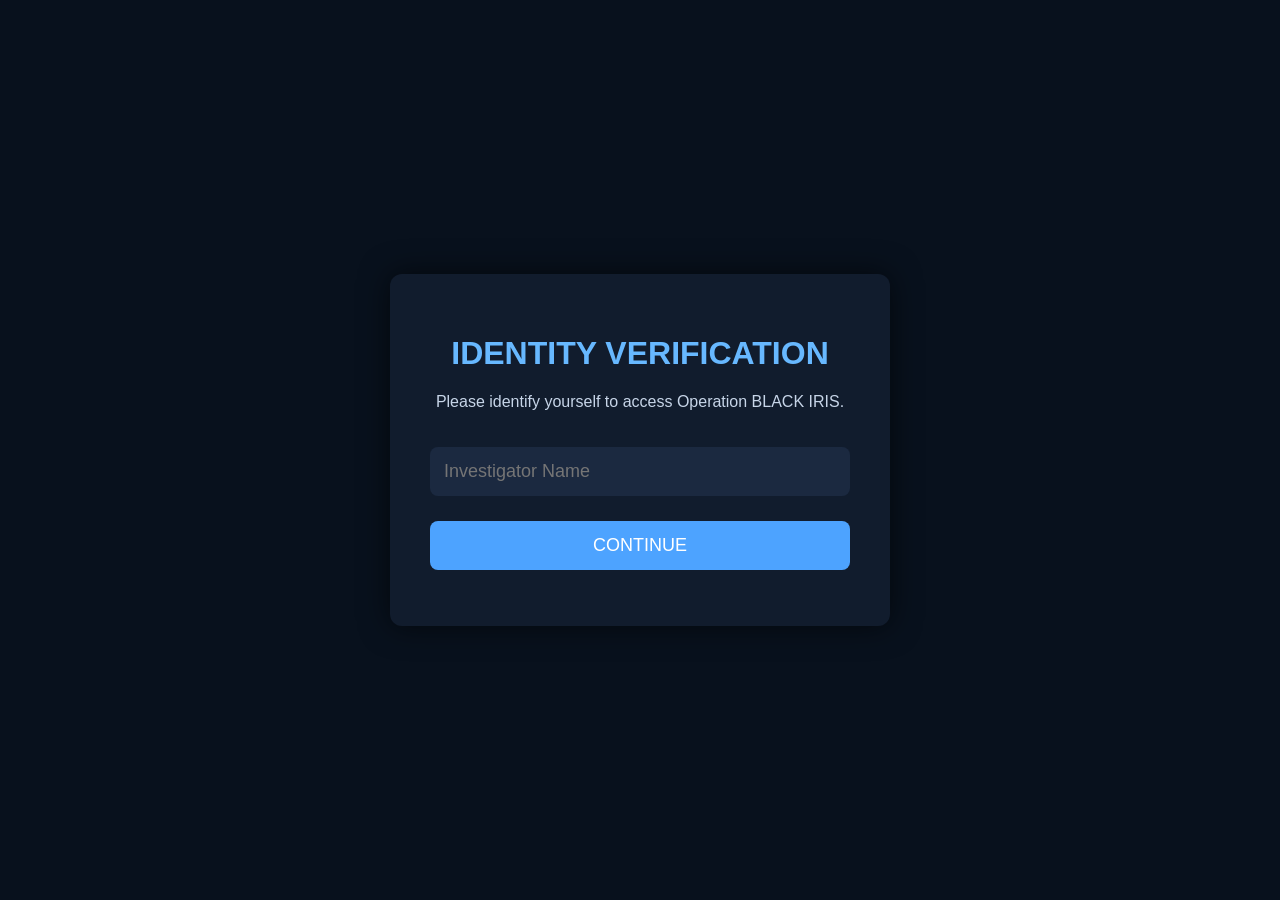
<file: login.html>
<!DOCTYPE html>
<html>
<head>
<meta charset="UTF-8">
<title>Identity Verification</title>

<style>
body{
margin:0;
background:#08111d;
display:flex;
justify-content:center;
align-items:center;
height:100vh;
font-family:Arial,sans-serif;
color:white;
}

.box{
width:420px;
background:#111c2d;
padding:40px;
border-radius:12px;
text-align:center;
box-shadow:0 0 30px rgba(0,0,0,.6);
}

h1{
color:#67b8ff;
}

p{
color:#c7d5e8;
}

input{
width:100%;
padding:14px;
margin-top:20px;
background:#1b2940;
border:none;
border-radius:8px;
color:white;
font-size:18px;
box-sizing:border-box;
}

button{
width:100%;
padding:14px;
margin-top:25px;
background:#4da3ff;
border:none;
color:white;
font-size:18px;
border-radius:8px;
cursor:pointer;
}

button:hover{
background:#2f86e6;
}

#error{
margin-top:15px;
color:#ff6666;
}
</style>

</head>

<body>

<div class="box">

<h1>IDENTITY VERIFICATION</h1>

<p>Please identify yourself to access Operation BLACK IRIS.</p>

<input
id="name"
placeholder="Investigator Name">

<button onclick="continueMission()">
CONTINUE
</button>

<p id="error"></p>

</div>

<script>

function continueMission(){

let name=document.getElementById("name").value.trim();

if(name===""){
document.getElementById("error").innerHTML="Please enter your name.";
return;
}

localStorage.setItem("agentName",name);

window.location.href="case1.html";

}

</script>

</body>
</html>
</file>
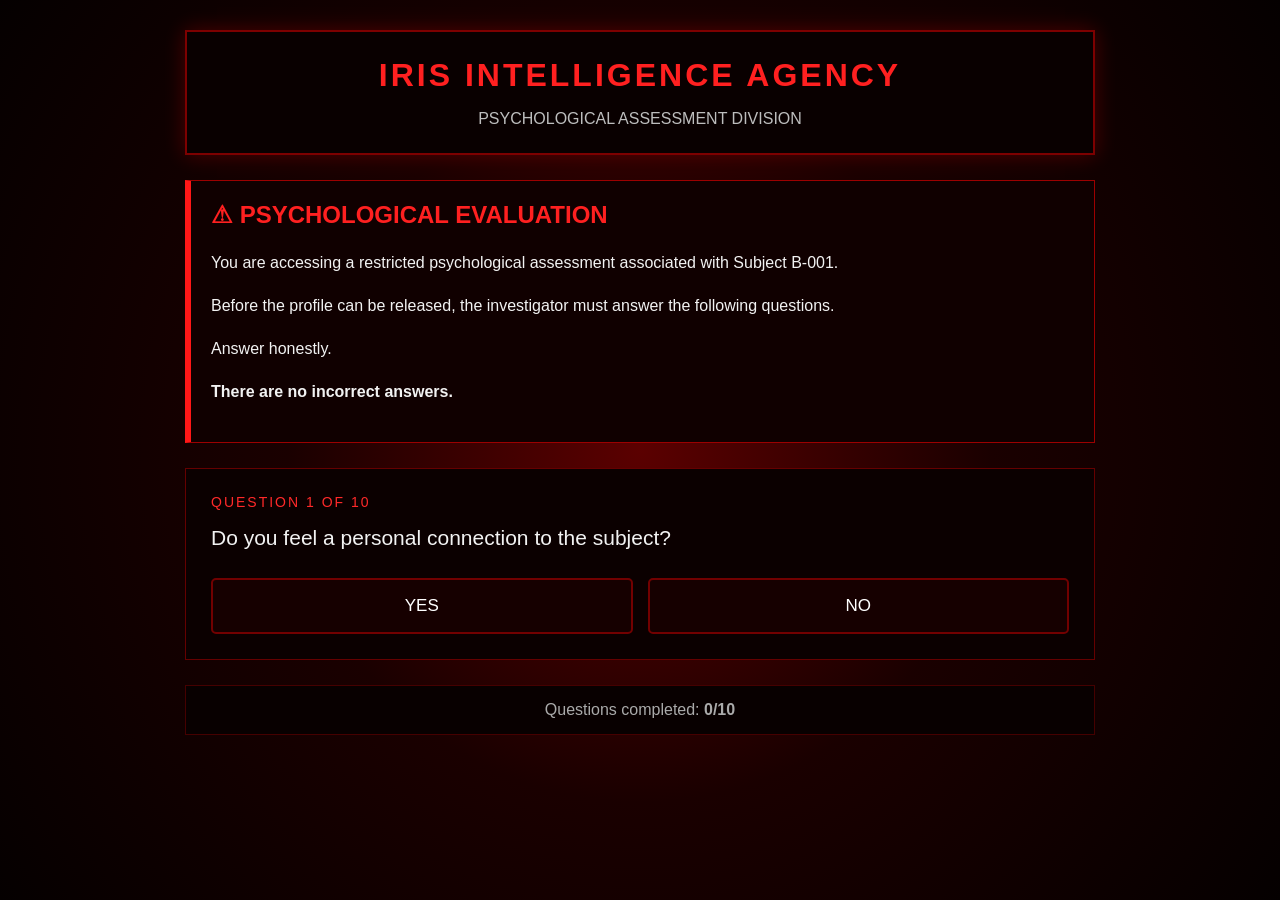
<file: psychology.html>
<!DOCTYPE html>
<html lang="en">

<head>

<meta charset="UTF-8">
<meta name="viewport" content="width=device-width, initial-scale=1.0">

<title>Psychological Profile - B-001</title>

<style>

*{
box-sizing:border-box;
}

body{

margin:0;

background:#050000;

color:#f2f2f2;

font-family:Arial,sans-serif;

min-height:100vh;

transition:background 1s;

}

body.alarm{

background:
radial-gradient(circle at center,#5b0000 0%,#1a0000 45%,#050000 100%);

}

.container{

max-width:950px;

margin:auto;

padding:30px 20px 60px;

}

.header{

text-align:center;

padding:25px;

border:2px solid #7d0000;

background:#090000;

box-shadow:
0 0 20px rgba(255,0,0,.25);

}

.header h1{

color:#ff2020;

letter-spacing:3px;

margin:0;

}

.header p{

color:#bdbdbd;

margin-bottom:0;

}

.warning{

margin-top:25px;

padding:20px;

background:#100000;

border:1px solid #9c0000;

border-left:6px solid #ff1717;

}

.warning h2{

color:#ff2020;

margin-top:0;

}

.warning p{

line-height:1.7;

}

.question-box{

margin-top:25px;

background:#0b0000;

border:1px solid #650000;

padding:25px;

}

.question-number{

color:#ff2929;

font-size:14px;

letter-spacing:2px;

}

.question{

font-size:21px;

margin:12px 0 25px;

line-height:1.5;

}

.answers{

display:flex;

gap:15px;

}

.answer{

flex:1;

padding:16px;

background:#160000;

border:2px solid #720000;

color:white;

font-size:17px;

border-radius:5px;

cursor:pointer;

transition:.2s;

}

.answer:hover{

background:#390000;

border-color:#ff2020;

}

.no-answer:hover{

background:#160000;

}

.status{

margin-top:25px;

padding:15px;

background:#080000;

border:1px solid #450000;

color:#aaa;

text-align:center;

}

#profile{

display:none;

margin-top:30px;

}

.profile-section{

background:#0b0000;

border:1px solid #650000;

border-left:5px solid #b00000;

padding:25px;

margin-top:20px;

line-height:1.8;

}

.profile-section h2{

color:#ff2929;

margin-top:0;

}

.classification{

display:inline-block;

padding:7px 12px;

border:1px solid #ff2020;

color:#ff2020;

font-size:13px;

letter-spacing:1px;

margin-bottom:15px;

}

.conclusion{

border:2px solid #a00000;

background:#140000;

padding:25px;

margin-top:25px;

}

.conclusion h2{

color:#ff2020;

}

.back{

margin-top:30px;

width:100%;

padding:15px;

background:#680000;

border:none;

color:white;

font-size:16px;

border-radius:5px;

cursor:pointer;

}

.back:hover{

background:#900000;

}

.hidden{

display:none;

}

.blink{

animation:blink 1s infinite;

}

@keyframes blink{

0%,100%{

opacity:1;

}

50%{

opacity:.45;

}

}

</style>

</head>


<body class="alarm">


<div class="container">


<div class="header">

<h1>IRIS INTELLIGENCE AGENCY</h1>

<p>PSYCHOLOGICAL ASSESSMENT DIVISION</p>

</div>


<div class="warning">

<h2 class="blink">⚠ PSYCHOLOGICAL EVALUATION</h2>

<p>

You are accessing a restricted psychological assessment
associated with Subject B-001.

</p>

<p>

Before the profile can be released, the investigator must
answer the following questions.

</p>

<p>

Answer honestly.

</p>

<p>

<b>There are no incorrect answers.</b>

</p>

</div>


<div id="questions"></div>


<div class="status">

Questions completed:
<b><span id="completed">0</span>/10</b>

</div>


<div id="profile">


<div class="profile-section">

<span class="classification">

TOP SECRET // OMEGA

</span>

<h2>SUBJECT B-001 — PSYCHOLOGICAL PROFILE</h2>

<p>

Following completion of the investigator assessment,
additional information concerning Subject B-001 has been
authorized for release.

</p>

<p>

The following profile was reconstructed from archived
interviews, witness statements, behavioral observations,
and recovered records.

</p>

</div>


<div class="profile-section">

<h2>01 — EARLY DEVELOPMENT</h2>

<p>

Subject B-001 experienced a childhood characterized by
instability, financial hardship, and prolonged periods of
emotional isolation.

</p>

<p>

Records indicate that the subject grew up in an environment
where basic stability could not always be guaranteed.
Frequent changes in circumstances forced the subject to
adapt at an unusually young age.

</p>

<p>

There are indications that the subject learned to remain
quiet when confronted with conflict and developed a habit
of observing people before deciding whether they could be
trusted.

</p>

<p>

Investigators believe these experiences significantly
influenced the subject's later personality.

</p>

</div>


<div class="profile-section">

<h2>02 — SOCIAL DEVELOPMENT</h2>

<p>

The subject demonstrated difficulty forming conventional
social relationships.

</p>

<p>

Rather than seeking large social groups, B-001 appeared to
maintain a very small circle of individuals considered
worthy of trust.

</p>

<p>

Once trust was established, however, the subject displayed
strong loyalty and a willingness to protect those individuals
even at considerable personal cost.

</p>

<p>

This creates an important contradiction in the psychological
profile.

</p>

<p>

The subject is not emotionally detached.

The subject is highly selective about where emotional
attachment is placed.

</p>

</div>


<div class="profile-section">

<h2>03 — COGNITIVE RESPONSE</h2>

<p>

B-001 demonstrates an unusually strong ability to identify
patterns within incomplete information.

</p>

<p>

During stressful situations, the subject does not
immediately react.

Instead, available information is observed,
classified, and compared before a decision is made.

</p>

<p>

This behavior may have developed as a survival mechanism
during childhood.

</p>

<p>

The subject learned that recognizing a situation before
acting could prevent consequences that could not easily
be reversed.

</p>

</div>


<div class="profile-section">

<h2>04 — EMOTIONAL RESPONSE</h2>

<p>

The subject's emotional responses appear considerably
stronger than outward behavior would suggest.

</p>

<p>

B-001 frequently suppresses visible emotional reactions,
particularly when experiencing fear, uncertainty, or grief.

</p>

<p>

This should not be interpreted as emotional weakness.

The available evidence suggests the opposite.

The subject developed a high tolerance for emotional
pressure as a consequence of prolonged exposure to
uncertainty during childhood.

</p>

</div>


<div class="profile-section">

<h2>05 — FEAR RESPONSE</h2>

<p>

The subject does not appear to respond to fear in a
conventional manner.

</p>

<p>

When confronted with an unknown situation, B-001 tends
to investigate rather than immediately retreat.

</p>

<p>

This behavior may explain the subject's repeated willingness
to enter situations that other individuals would consider
unsafe.

</p>

<p>

However, investigators should not interpret this behavior
as fearlessness.

It may instead represent an unusually strong need to
understand the source of a threat.

</p>

</div>


<div class="profile-section">

<h2>06 — THE DISAPPEARANCE</h2>

<p>

The psychological profile becomes considerably less
consistent around the period immediately preceding the
subject's disappearance.

</p>

<p>

Several behavioral changes were reported.

The subject became more withdrawn, spent increased amounts
of time alone, and reportedly expressed the belief that
certain events were repeating themselves.

</p>

<p>

No definitive explanation for these observations has been
established.

</p>

</div>


<div class="profile-section">

<h2>07 — POST-RECOVERY OBSERVATION</h2>

<p>

Following the subject's return, investigators observed
significant changes in interpersonal behavior.

</p>

<p>

B-001 appeared more cautious when discussing personal
experiences.

Certain questions produced unusually long pauses before
a response was given.

</p>

<p>

The subject also demonstrated an apparent awareness of
details that investigators had not yet disclosed.

</p>

<p>

The origin of this knowledge remains unexplained.

</p>

</div>


<div class="conclusion">

<h2>PSYCHOLOGICAL CONCLUSION</h2>

<p>

Subject B-001 should not be classified as inherently
dangerous.

</p>

<p>

The available evidence suggests that many of the subject's
unusual behaviors originated as adaptations to a difficult
childhood rather than evidence of malicious intent.

</p>

<p>

The subject learned to observe before trusting,
to remain calm under pressure,
and to protect a very small number of people with
exceptional determination.

</p>

<p>

However, one observation remains unresolved.

</p>

<p>

The subject's behavior following the disappearance cannot
be completely explained by the psychological profile.

</p>

<p>

Further investigation is recommended.

</p>

<p>

<b>Assessment Status:</b>
INCONCLUSIVE

</p>

</div>


<button class="back" onclick="location.href='dashboard.html'">

RETURN TO HEADQUARTERS

</button>


</div>


</div>


<script>


const questions = [

"Do you feel a personal connection to the subject?",

"Have you ever met the subject in person?",

"Have you ever communicated with the subject?",

"Did the subject's story remind you of something from your own life?",

"Have you thought about the subject outside of this investigation?",

"Do you believe you would recognize the subject immediately?",

"Have you ever felt that someone connected to this case was watching you?",

"Do you believe the subject is hiding something?",

"Do you feel emotionally affected by the subject's disappearance?",

"Would you continue investigating this case even if you were told to stop?"

];


let current = 0;

let answers = [];


const questionsContainer =
document.getElementById("questions");


const completed =
document.getElementById("completed");


const profile =
document.getElementById("profile");


function createQuestion(){

if(current >= questions.length){

finishTest();

return;

}


questionsContainer.innerHTML = `

<div class="question-box">

<div class="question-number">

QUESTION ${current + 1} OF ${questions.length}

</div>

<div class="question">

${questions[current]}

</div>

<div class="answers">

<button class="answer yes-answer">

YES

</button>

<button class="answer no-answer">

NO

</button>

</div>

</div>

`;


const yes =
document.querySelector(".yes-answer");

const no =
document.querySelector(".no-answer");


/*

When the pointer enters NO,
the displayed answer becomes YES.

When the pointer leaves,
it returns to NO.

*/

no.addEventListener("mouseenter",function(){

no.textContent = "YES";

});


no.addEventListener("mouseleave",function(){

no.textContent = "NO";

});


yes.addEventListener("click",function(){

recordAnswer("YES");

});


no.addEventListener("click",function(){

recordAnswer("NO");

});

}


function recordAnswer(answer){

answers.push(answer);

current++;

completed.textContent = current;

createQuestion();

}


function finishTest(){

questionsContainer.innerHTML = `

<div class="question-box">

<h2 style="color:#ff2020;">

ASSESSMENT COMPLETE

</h2>

<p>

All ten questions have been recorded.

</p>

<p>

Cross-referencing investigator responses
with the B-001 psychological archive...

</p>

</div>

`;

setTimeout(function(){

questionsContainer.style.display="none";

document.querySelector(".status").style.display="none";

profile.style.display="block";

localStorage.setItem(
"psychologyCompleted",
"true"
);

window.scrollTo({

top:0,

behavior:"smooth"

});

},1800);

}


if(localStorage.getItem("psychologyCompleted")==="true"){

current=10;

completed.textContent="10";

questionsContainer.style.display="none";

document.querySelector(".status").style.display="none";

profile.style.display="block";

}

else{

createQuestion();

}


</script>


</body>

  </html>
</file>
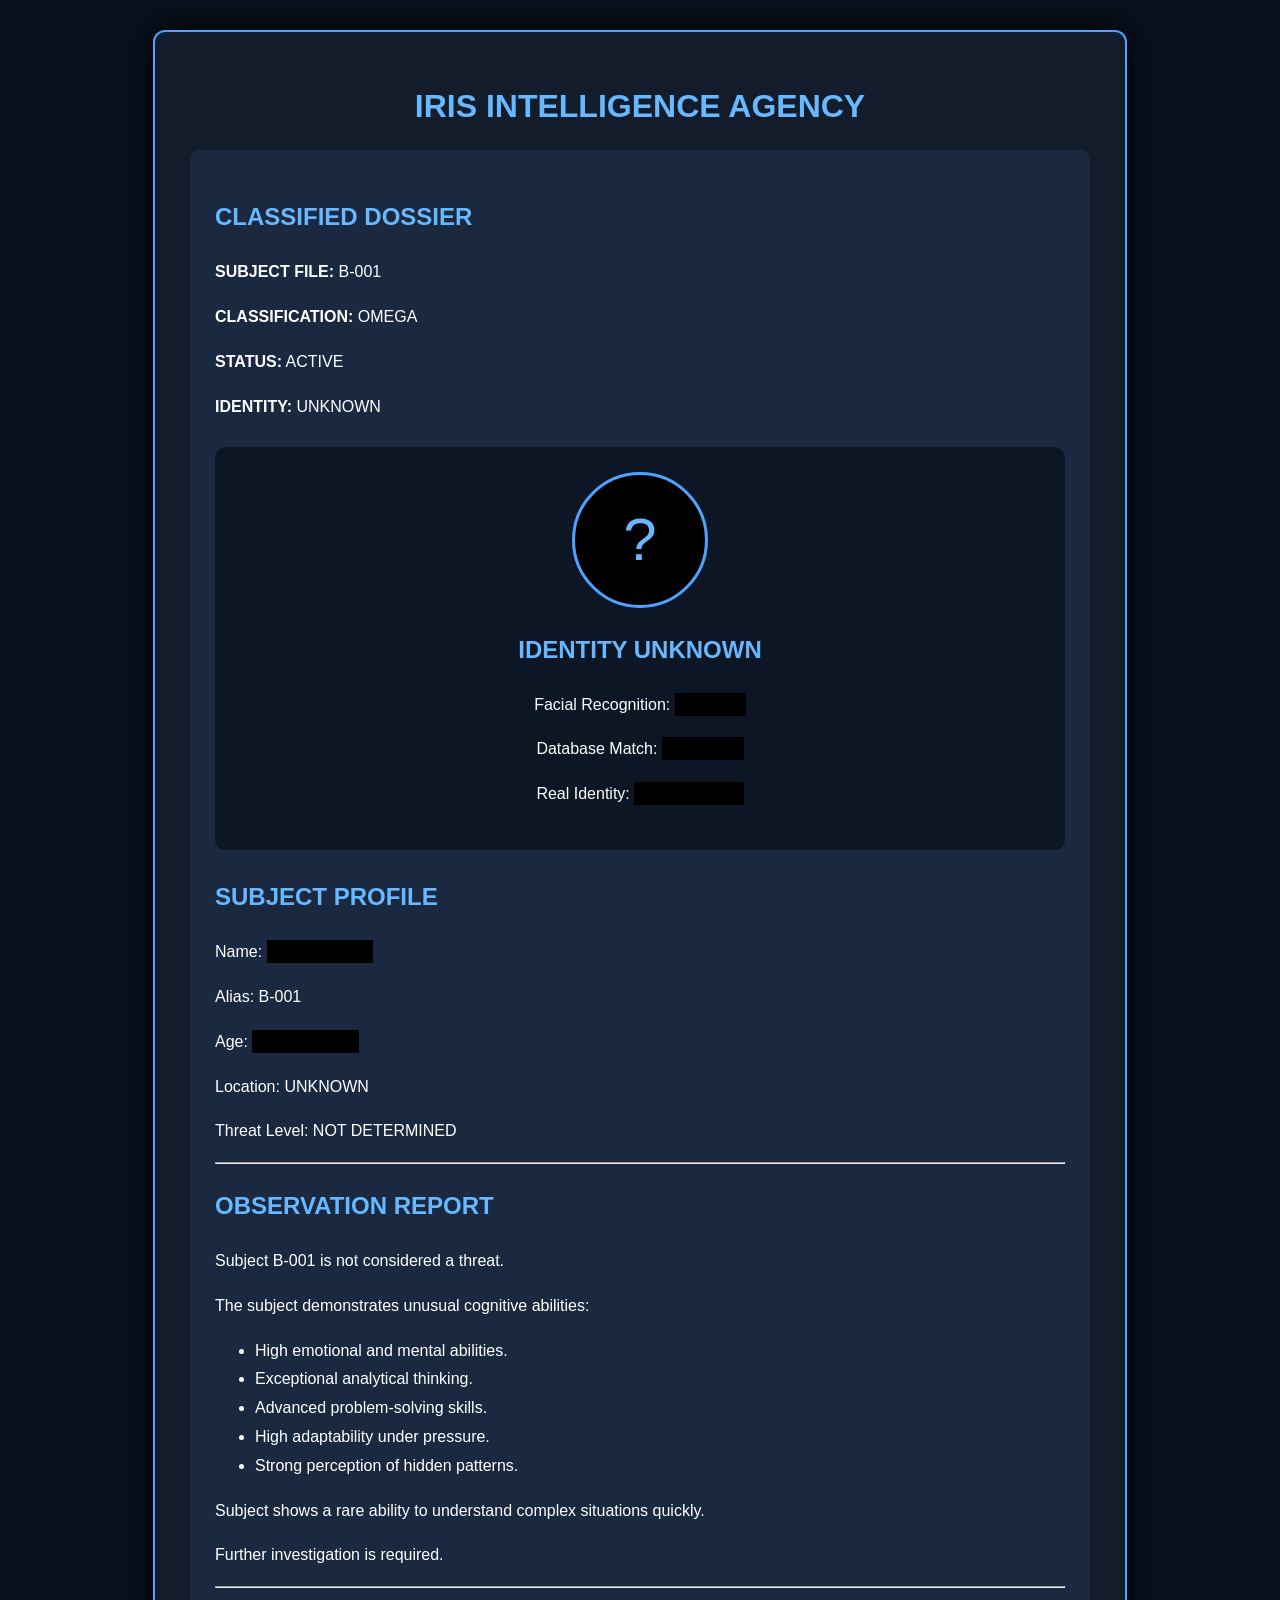
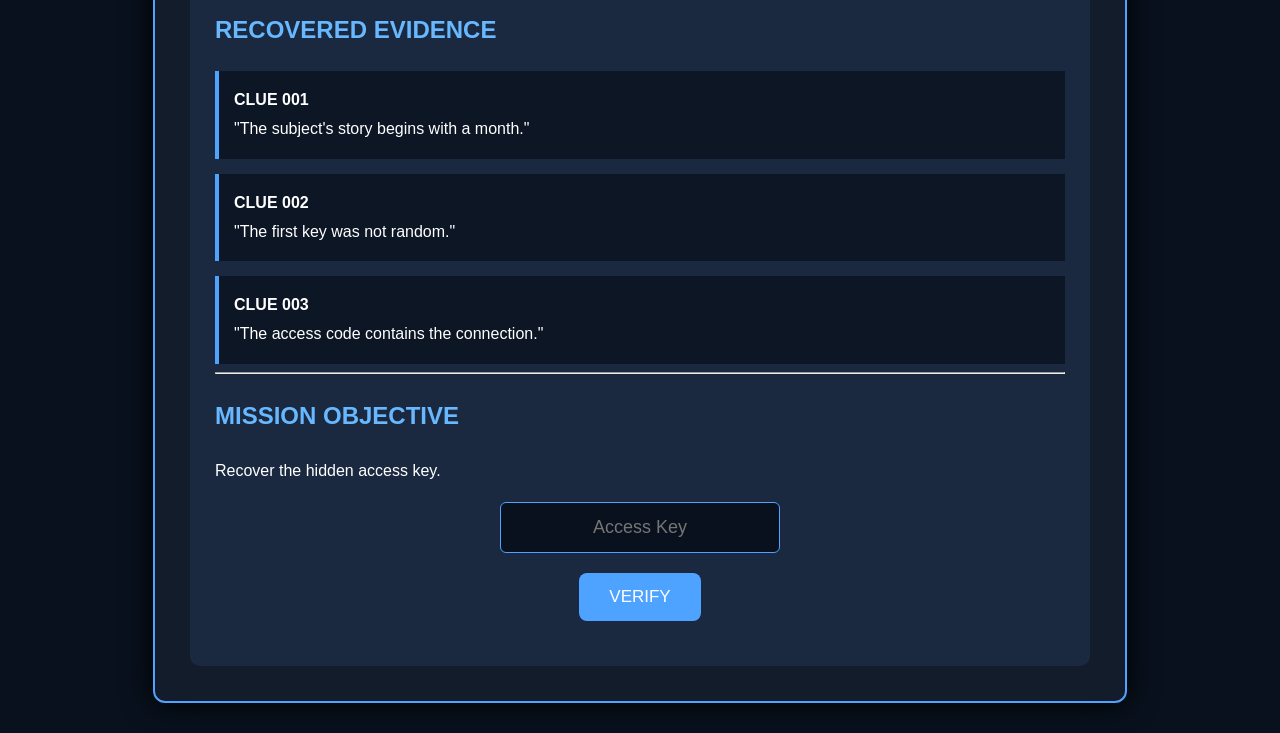
<file: subjectB001.html>
<!DOCTYPE html>
<html lang="en">

<head>

<meta charset="UTF-8">
<meta name="viewport" content="width=device-width, initial-scale=1.0">

<title>SUBJECT B-001</title>

<style>

body{
background:#08111d;
color:white;
font-family:Arial,sans-serif;
margin:0;
padding:30px;
}

.container{
max-width:900px;
margin:auto;
background:#121c2b;
padding:35px;
border-radius:12px;
border:2px solid #4da3ff;
box-shadow:0 0 30px black;
}

h1{
text-align:center;
color:#67b8ff;
}

h2{
color:#67b8ff;
}

.file{
background:#1a2940;
padding:25px;
border-radius:10px;
margin-top:25px;
line-height:1.8;
}

.profile{
text-align:center;
background:#0d1625;
padding:25px;
border-radius:10px;
margin:25px 0;
}

.silhouette{
margin:auto;
width:130px;
height:130px;
border-radius:50%;
background:black;
display:flex;
align-items:center;
justify-content:center;
font-size:60px;
color:#67b8ff;
border:3px solid #4da3ff;
}

.redacted{
background:black;
color:black;
padding:3px 8px;
}

.clue{
background:#0d1625;
padding:15px;
border-left:4px solid #4da3ff;
margin-top:15px;
}

input{
width:250px;
padding:14px;
font-size:18px;
background:#08111d;
color:white;
border:1px solid #4da3ff;
border-radius:6px;
text-align:center;
}

button{
margin-top:20px;
padding:14px 30px;
background:#4da3ff;
color:white;
border:none;
border-radius:8px;
font-size:17px;
cursor:pointer;
}

button:hover{
background:#2f86e6;
}

#result{
margin-top:20px;
font-weight:bold;
}

#next{
display:none;
width:100%;
}

</style>

</head>


<body>


<div class="container">


<h1>IRIS INTELLIGENCE AGENCY</h1>


<div class="file">


<h2>CLASSIFIED DOSSIER</h2>


<p><b>SUBJECT FILE:</b> B-001</p>

<p><b>CLASSIFICATION:</b> OMEGA</p>

<p><b>STATUS:</b> ACTIVE</p>

<p><b>IDENTITY:</b> UNKNOWN</p>



<div class="profile">

<div class="silhouette">
?
</div>

<h2>IDENTITY UNKNOWN</h2>

<p>
Facial Recognition:
<span class="redacted">FAILED</span>
</p>

<p>
Database Match:
<span class="redacted">LOCKED</span>
</p>

<p>
Real Identity:
<span class="redacted">CLASSIFIED</span>
</p>

</div>



<h2>SUBJECT PROFILE</h2>


<p>
Name:
<span class="redacted">████████</span>
</p>

<p>
Alias:
B-001
</p>

<p>
Age:
<span class="redacted">████████</span>
</p>

<p>
Location:
UNKNOWN
</p>

<p>
Threat Level:
NOT DETERMINED
</p>



<hr>



<h2>OBSERVATION REPORT</h2>


<p>
Subject B-001 is not considered a threat.
</p>


<p>
The subject demonstrates unusual cognitive abilities:
</p>


<ul>

<li>High emotional and mental abilities.</li>

<li>Exceptional analytical thinking.</li>

<li>Advanced problem-solving skills.</li>

<li>High adaptability under pressure.</li>

<li>Strong perception of hidden patterns.</li>

</ul>


<p>
Subject shows a rare ability to understand complex situations quickly.
</p>

<p>
Further investigation is required.
</p>



<hr>



<h2>RECOVERED EVIDENCE</h2>


<div class="clue">

<b>CLUE 001</b><br>
"The subject's story begins with a month."

</div>


<div class="clue">

<b>CLUE 002</b><br>
"The first key was not random."

</div>


<div class="clue">

<b>CLUE 003</b><br>
"The access code contains the connection."

</div>



<hr>



<h2>MISSION OBJECTIVE</h2>


<p>
Recover the hidden access key.
</p>


<center>

<input id="answer" placeholder="Access Key">

<br>

<button onclick="verify()">
VERIFY
</button>


<div id="result"></div>


<button id="next" onclick="window.location.href='evidence001.html'">
OPEN EVIDENCE LOCKER 001
</button>


</center>


</div>


</div>



<script>

function verify(){

let answer = document
.getElementById("answer")
.value
.trim()
.toUpperCase()
.replace(/\s/g,'');

if(answer==="APRIL"){

    // Save progress
    localStorage.setItem("subjectSolved","true");

    document.getElementById("result").style.color="#7CFC00";

    document.getElementById("result").innerHTML=
    "ACCESS GRANTED<br><br>Subject connection verified.<br>Evidence Locker 001 unlocked.";

    document.getElementById("next").style.display="block";

}
else{

    document.getElementById("result").style.color="red";

    document.getElementById("result").innerHTML=
    "ACCESS DENIED<br>Evidence mismatch.";

}

}

</script>


</body>

</html>
</file>
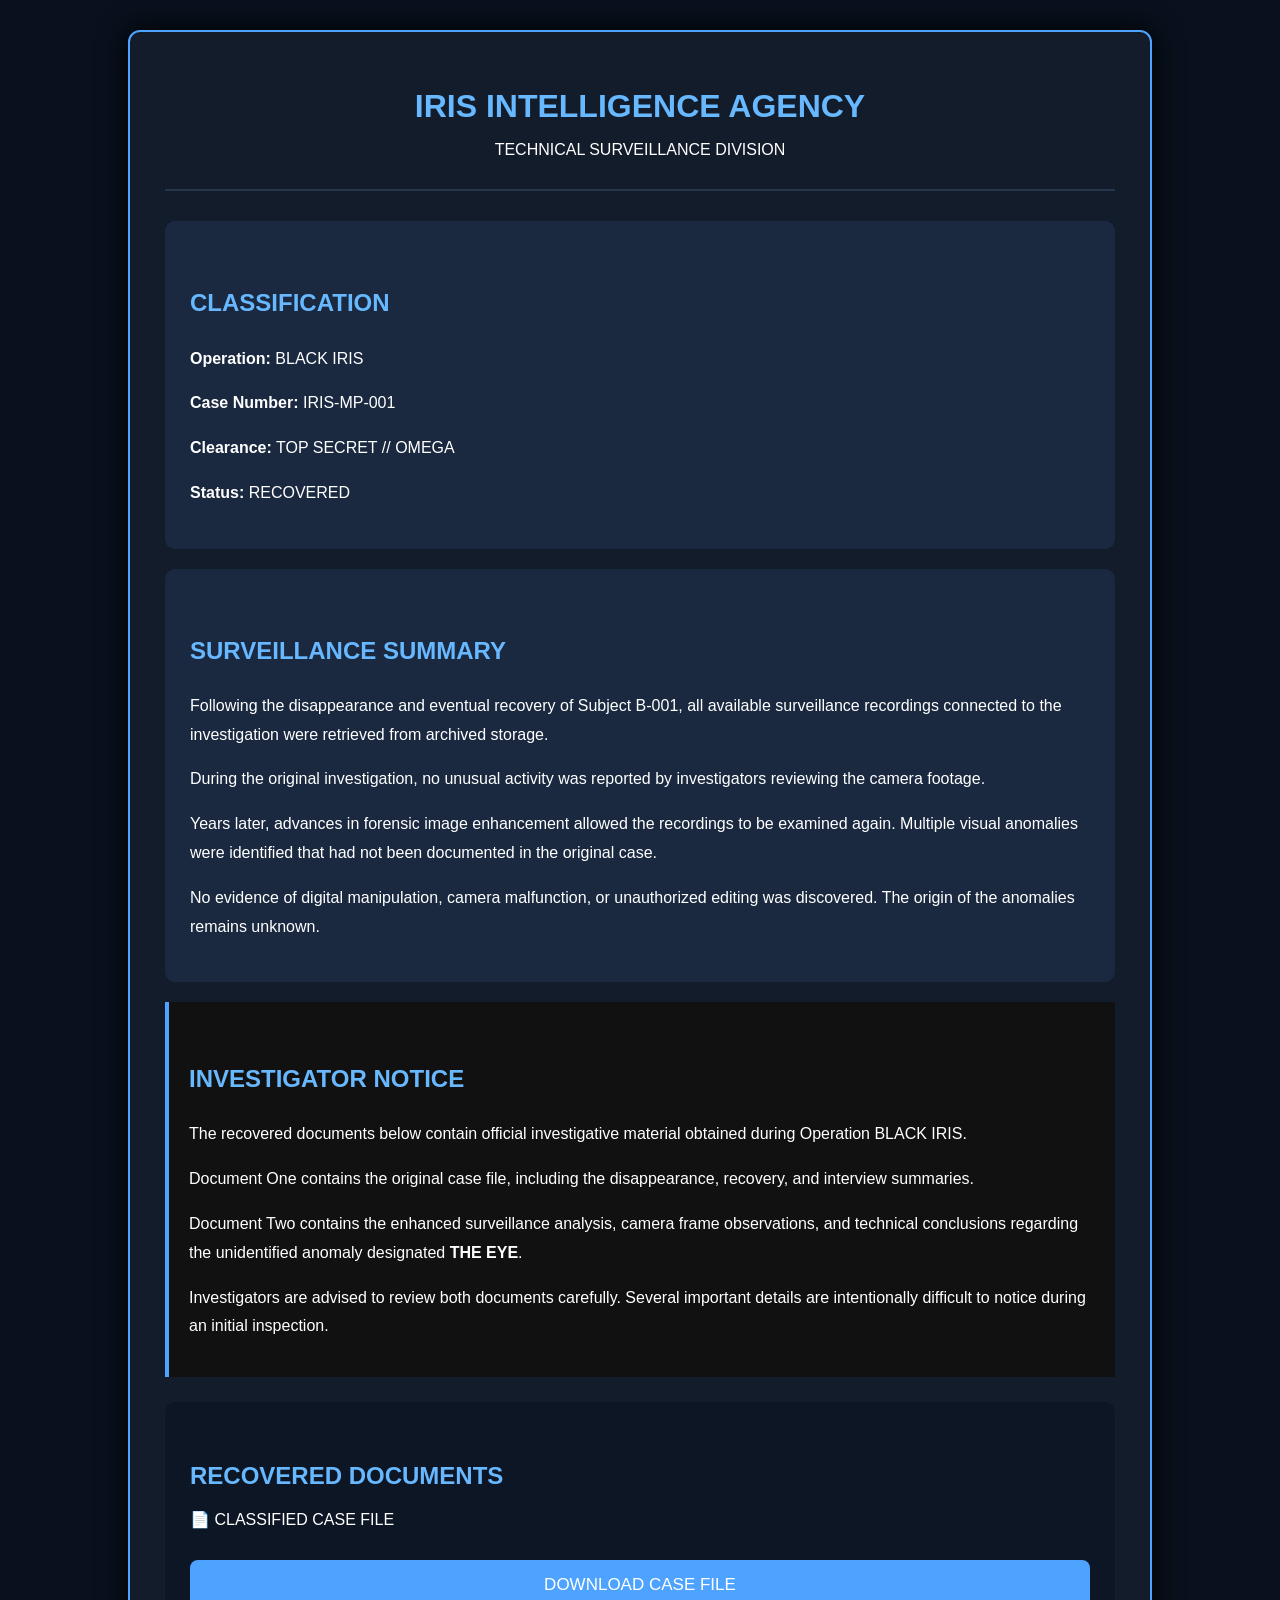
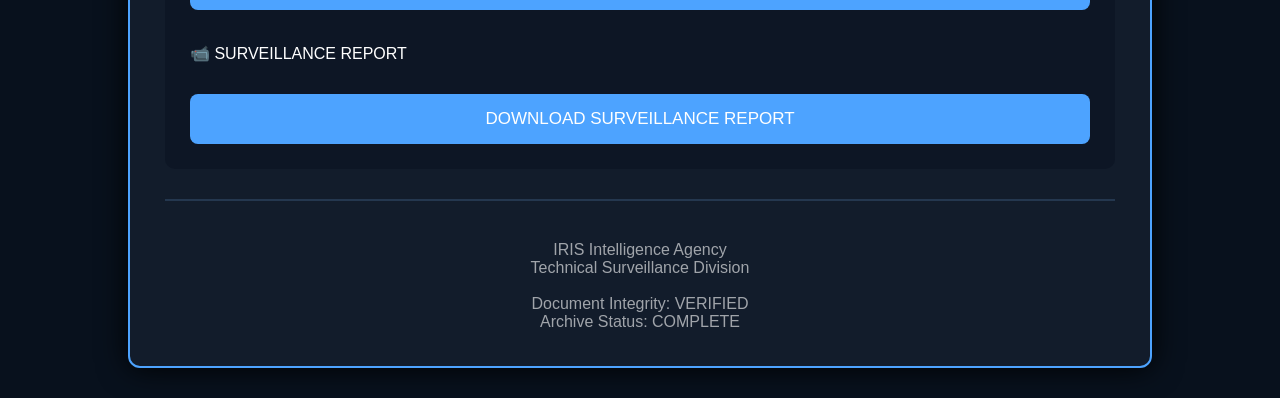
<file: surveillance.html>
<!DOCTYPE html>
<html lang="en">

<head>

<meta charset="UTF-8">
<meta name="viewport" content="width=device-width, initial-scale=1.0">

<title>Surveillance Division</title>

<style>

body{
background:#08111d;
color:white;
font-family:Arial,sans-serif;
margin:0;
padding:30px;
}

.container{
max-width:950px;
margin:auto;
background:#121c2b;
padding:35px;
border:2px solid #4da3ff;
border-radius:12px;
box-shadow:0 0 30px black;
}

h1{
text-align:center;
color:#67b8ff;
margin-bottom:10px;
}

h2{
color:#67b8ff;
margin-top:35px;
}

.file{
background:#1a2940;
padding:25px;
border-radius:10px;
margin-top:20px;
line-height:1.8;
}

.notice{
background:#111;
border-left:4px solid #4da3ff;
padding:20px;
margin-top:20px;
line-height:1.8;
}

.download{
background:#0d1625;
padding:25px;
border-radius:10px;
margin-top:25px;
}

button{
width:100%;
padding:15px;
margin-top:15px;
background:#4da3ff;
color:white;
border:none;
border-radius:8px;
font-size:17px;
cursor:pointer;
}

button:hover{
background:#2f86e6;
}

.footer{
text-align:center;
margin-top:40px;
opacity:.6;
}

hr{
border:1px solid #24374f;
margin-top:30px;
margin-bottom:30px;
}

</style>

</head>

<body>

<div class="container">

<h1>IRIS INTELLIGENCE AGENCY</h1>

<p style="text-align:center;">
TECHNICAL SURVEILLANCE DIVISION
</p>

<hr>

<div class="file">

<h2>CLASSIFICATION</h2>

<p><b>Operation:</b> BLACK IRIS</p>

<p><b>Case Number:</b> IRIS-MP-001</p>

<p><b>Clearance:</b> TOP SECRET // OMEGA</p>

<p><b>Status:</b> RECOVERED</p>

</div>

<div class="file">

<h2>SURVEILLANCE SUMMARY</h2>

<p>

Following the disappearance and eventual recovery of Subject B-001,
all available surveillance recordings connected to the investigation
were retrieved from archived storage.

</p>

<p>

During the original investigation,
no unusual activity was reported by investigators reviewing
the camera footage.

</p>

<p>

Years later, advances in forensic image enhancement allowed
the recordings to be examined again.

Multiple visual anomalies were identified that had not been
documented in the original case.

</p>

<p>

No evidence of digital manipulation,
camera malfunction,
or unauthorized editing was discovered.

The origin of the anomalies remains unknown.

</p>

</div>

<div class="notice">

<h2>INVESTIGATOR NOTICE</h2>

<p>

The recovered documents below contain official investigative
material obtained during Operation BLACK IRIS.

</p>

<p>

Document One contains the original case file,
including the disappearance,
recovery,
and interview summaries.

</p>

<p>

Document Two contains the enhanced surveillance analysis,
camera frame observations,
and technical conclusions regarding the unidentified anomaly
designated <b>THE EYE</b>.

</p>

<p>

Investigators are advised to review both documents carefully.

Several important details are intentionally difficult to notice
during an initial inspection.

</p>

</div>

<div class="download">

<h2>RECOVERED DOCUMENTS</h2>

<p>

📄 CLASSIFIED CASE FILE

</p>

<button onclick="window.location.href='files/CLASSIFIED_CASE_FILE_IRIS-MP-001 (1).docx'">

DOWNLOAD CASE FILE

</button>

<br><br>

<p>

📹 SURVEILLANCE REPORT

</p>

<button onclick="window.location.href='files/IRIS_Surveillance_Report.docx'">

DOWNLOAD SURVEILLANCE REPORT

</button>

</div>

<hr>

<div class="footer">

IRIS Intelligence Agency<br>

Technical Surveillance Division<br><br>

Document Integrity: VERIFIED<br>

Archive Status: COMPLETE

</div>

</div>

</body>

</html>
</file>
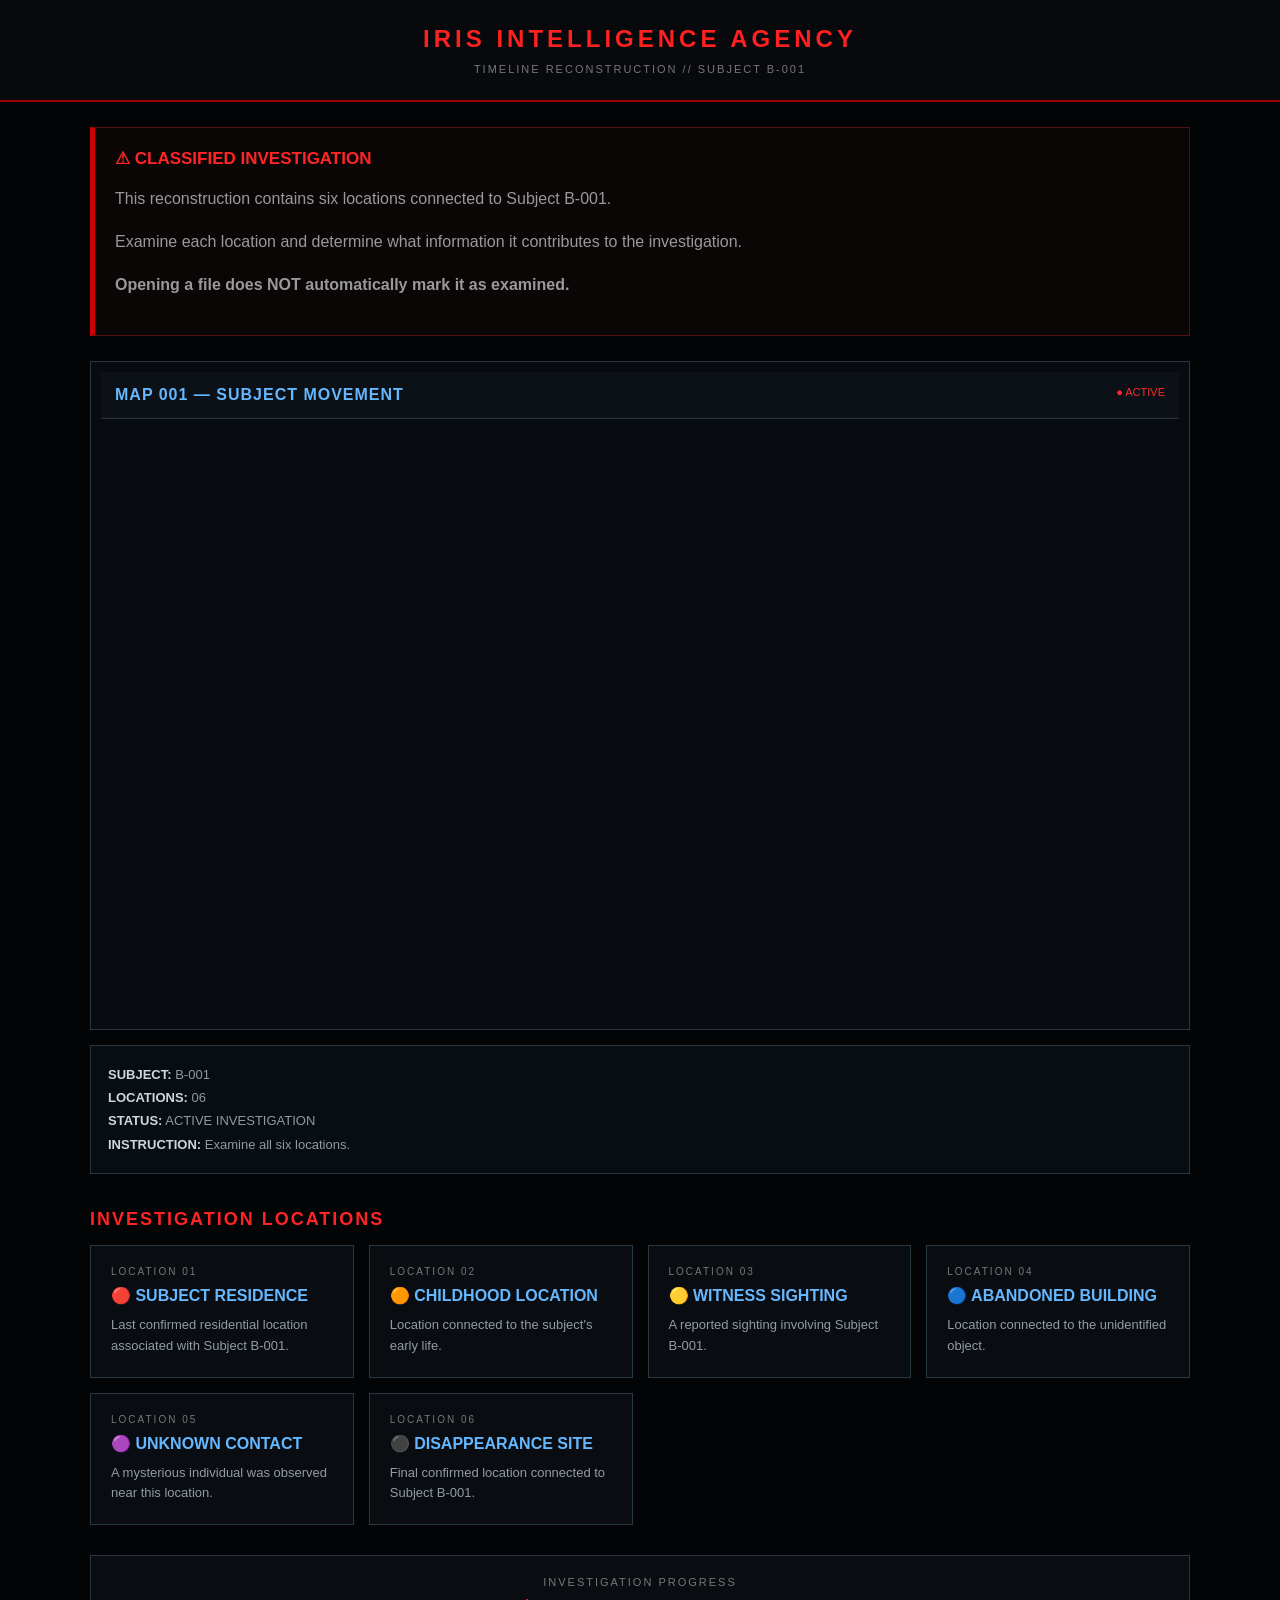
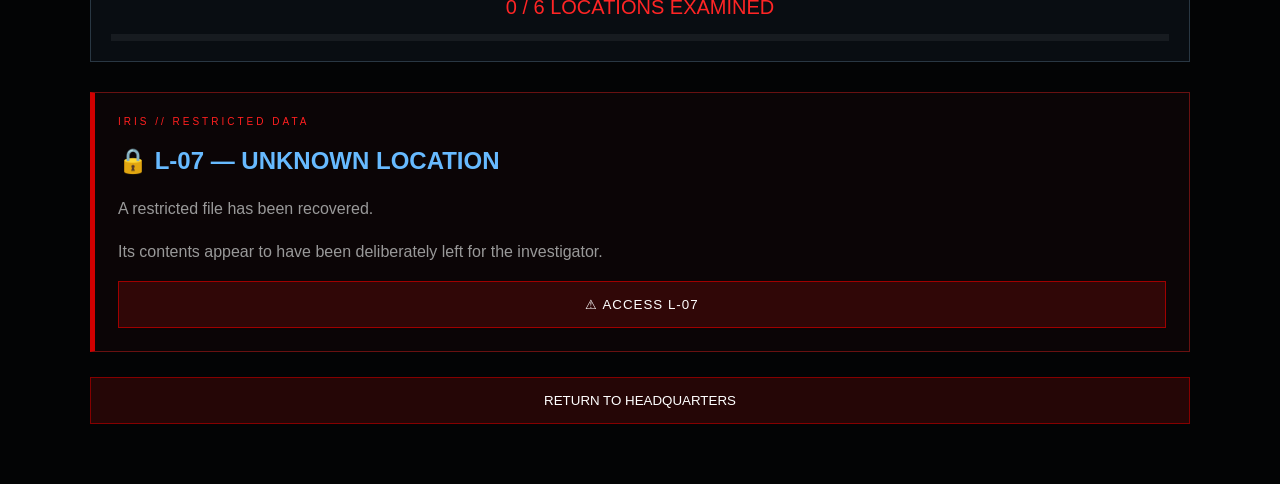
<file: timeline.html>
<!DOCTYPE html>
<html lang="en">
<head>
<meta charset="UTF-8">
<meta name="viewport" content="width=device-width, initial-scale=1.0">

<title>IRIS — Timeline</title>

<style>

*{
    box-sizing:border-box;
}

body{
    margin:0;
    background:#030405;
    color:#e8e8e8;
    font-family:Arial,Helvetica,sans-serif;
}

button{
    font-family:inherit;
}

/* ================= HEADER ================= */

header{
    background:#07090c;
    border-bottom:2px solid #a00000;
    padding:25px 15px;
    text-align:center;
}

header h1{
    margin:0;
    color:#ff2020;
    font-size:24px;
    letter-spacing:4px;
}

header p{
    margin:10px 0 0;
    color:#777;
    font-size:11px;
    letter-spacing:2px;
}

/* ================= MAIN ================= */

.container{
    width:94%;
    max-width:1100px;
    margin:auto;
    padding:25px 0 60px;
}

.warning{
    background:#0b0606;
    border:1px solid #541111;
    border-left:5px solid #d00000;
    padding:20px;
    margin-bottom:25px;
}

.warning h2{
    color:#ff2525;
    font-size:17px;
    margin-top:0;
}

.warning p{
    color:#999;
    line-height:1.7;
}

/* ================= MAP ================= */

.map-box{
    background:#080c10;
    border:1px solid #293743;
    padding:10px;
}

.map-title{
    background:#0c1117;
    border-bottom:1px solid #293743;
    padding:14px;
    display:flex;
    justify-content:space-between;
}

.map-title strong{
    color:#65b8ff;
    letter-spacing:1px;
}

.active{
    color:#ff2929;
    font-size:11px;
}

.map{
    width:100%;
    height:600px;
    border:0;
    display:block;
}

.map-info{
    background:#080d12;
    border:1px solid #263642;
    padding:17px;
    margin-top:15px;
    color:#8f9aa4;
    font-size:13px;
    line-height:1.8;
}

.map-info b{
    color:#d0d7dc;
}

/* ================= LOCATIONS ================= */

.section-title{
    color:#ff2424;
    margin-top:35px;
    letter-spacing:2px;
    font-size:18px;
}

.locations{
    display:grid;
    grid-template-columns:
        repeat(auto-fit,minmax(250px,1fr));
    gap:15px;
}

.location{
    background:#090d12;
    border:1px solid #293944;
    padding:20px;
    cursor:pointer;
    transition:.2s;
}

.location:hover{
    border-color:#4aaeff;
    transform:translateY(-3px);
}

.location.examined{
    border-color:#176b39;
    background:#07100b;
}

.location-code{
    color:#777;
    font-size:10px;
    letter-spacing:2px;
    margin-bottom:9px;
}

.location h3{
    color:#65b8ff;
    font-size:16px;
    margin:0 0 10px;
}

.location p{
    color:#929ba4;
    font-size:13px;
    line-height:1.6;
    margin:0;
}

.examined-label{
    display:none;
    color:#38d879;
    font-size:10px;
    letter-spacing:2px;
    margin-top:12px;
}

.location.examined .examined-label{
    display:block;
}

/* ================= PROGRESS ================= */

.progress{
    margin-top:30px;
    background:#090d12;
    border:1px solid #293743;
    padding:20px;
    text-align:center;
}

.progress-title{
    color:#777;
    font-size:11px;
    letter-spacing:2px;
}

#progressText{
    color:#ff2525;
    font-size:20px;
    margin-top:8px;
}

.progress-bar{
    height:7px;
    background:#171b20;
    margin-top:15px;
}

#progressFill{
    height:100%;
    width:0%;
    background:#c90000;
    transition:.4s;
}

/* ================= MODAL ================= */

.overlay{
    display:none;
    position:fixed;
    inset:0;
    background:rgba(0,0,0,.9);
    z-index:100;
}

.modal{
    display:none;
    position:fixed;
    z-index:110;

    top:50%;
    left:50%;

    transform:translate(-50%,-50%);

    width:92%;
    max-width:700px;
    max-height:90vh;

    overflow-y:auto;

    background:#070b10;
    border:2px solid #850000;

    padding:23px;
}

.modal-code{
    color:#ff2525;
    font-size:10px;
    letter-spacing:3px;
}

.modal h2{
    color:#68baff;
}

.modal-text{
    color:#adb5bc;
    line-height:1.8;
}

.evidence-box{
    margin-top:22px;
    padding-top:20px;
    border-top:1px solid #421010;
}

.evidence-label{
    color:#ff2929;
    font-size:11px;
    letter-spacing:3px;
    margin-bottom:12px;
}

.evidence-image{
    display:block;
    width:100%;
    max-height:600px;
    object-fit:contain;
    background:#000;
    border:1px solid #401010;
}

.examine-button{
    width:100%;
    padding:15px;
    margin-top:24px;

    background:#063b20;
    border:1px solid #16a957;

    color:#55ef99;

    cursor:pointer;

    letter-spacing:2px;
}

.examine-button.completed{
    background:#111;
    border-color:#31513e;
    color:#4f8f69;
    cursor:default;
}

.close{
    width:100%;
    padding:14px;
    margin-top:12px;

    background:#320707;
    color:white;

    border:1px solid #950000;

    cursor:pointer;
}

/* ================= L7 ENTRY ================= */

.l7-entry{
    margin-top:30px;

    background:#0b0506;

    border:1px solid #681111;
    border-left:5px solid #d00000;

    padding:23px;
}

.l7-label{
    color:#ff2020;
    font-size:10px;
    letter-spacing:3px;
}

.l7-entry h2{
    color:#67baff;
}

.l7-entry p{
    color:#999;
    line-height:1.7;
}

.l7-button{
    display:block;
    width:100%;

    padding:15px;

    background:#300707;
    color:white;

    border:1px solid #a00000;

    cursor:pointer;

    letter-spacing:1px;
}

/* ================= L7 SCREEN ================= */

.l7-screen{
    display:none;

    position:fixed;
    inset:0;

    z-index:500;

    overflow-y:auto;

    background:
        linear-gradient(
            rgba(0,0,0,.72),
            rgba(0,0,0,.82)
        ),
        url("timeline-background.jpg");

    background-size:cover;
    background-position:center;
    background-attachment:fixed;
}

.l7-content{
    width:94%;
    max-width:750px;

    margin:auto;

    padding:35px 0 70px;
}

.l7-header{
    text-align:center;

    border-bottom:1px solid #601111;

    padding-bottom:22px;
    margin-bottom:25px;
}

.l7-header small{
    color:#ff2020;
    letter-spacing:4px;
    font-size:10px;
}

.l7-header h1{
    color:white;

    font-size:25px;

    letter-spacing:4px;

    margin:12px 0;
}

.l7-header p{
    color:#888;
    font-size:11px;
    letter-spacing:2px;
}

/* ================= SUBJECT MESSAGE ================= */

.l7-message{
    background:rgba(3,5,7,.88);

    border:1px solid #441111;

    padding:22px;

    margin-bottom:22px;

    line-height:1.8;
}

.subject-label{
    color:#ff2020;

    font-size:10px;

    letter-spacing:3px;

    margin-bottom:12px;
}

.subject-text{
    color:#ddd;

    font-size:16px;

    font-style:italic;
}

/* ================= QUESTIONS ================= */

.question-card{
    background:rgba(3,5,7,.92);

    border:1px solid #343b42;

    padding:22px;

    margin-top:20px;
}

.question-number{
    color:#777;

    font-size:10px;

    letter-spacing:3px;

    margin-bottom:12px;
}

.question-image{
    display:block;

    width:100%;

    max-height:500px;

    object-fit:contain;

    background:#000;

    border:1px solid #421010;

    margin-bottom:20px;
}

.question-subject{
    color:#ff2020;

    font-size:10px;

    letter-spacing:3px;

    margin-bottom:12px;
}

.question-text{
    color:white;

    font-size:19px;

    line-height:1.6;

    margin-bottom:25px;
}

.answer-buttons{
    display:grid;

    grid-template-columns:1fr 1fr;

    gap:12px;
}

.answer-button{
    padding:16px;

    background:#090c10;

    color:white;

    border:1px solid #3b444c;

    cursor:pointer;

    font-size:14px;

    letter-spacing:2px;
}

.answer-button:hover{
    border-color:#ff2020;
    background:#170707;
}

/* ================= FINAL QUESTION ================= */

.final-card{
    border:2px solid #a00000;

    box-shadow:
        0 0 30px rgba(255,0,0,.18);
}

.final-warning{
    color:#ff2020;

    text-align:center;

    font-size:11px;

    letter-spacing:4px;

    margin-bottom:15px;
}

.final-question{
    color:#ff2020;

    text-align:center;

    font-size:25px;

    line-height:1.5;

    font-weight:bold;

    margin-bottom:28px;
}

.final-card .answer-button{
    border-color:#7a0000;
}

/* ================= L7 PROGRESS ================= */

.l7-progress{
    text-align:center;

    color:#777;

    font-size:10px;

    letter-spacing:3px;

    margin:25px 0;
}

/* ================= ENDINGS ================= */

.ending{
    display:none;

    background:rgba(3,5,7,.94);

    border:2px solid #8b0000;

    padding:30px;

    margin-top:25px;

    text-align:center;
}

.ending h2{
    color:#ff2020;

    letter-spacing:3px;
}

.ending p{
    color:#ccc;

    line-height:1.8;

    font-style:italic;
}

.ending-code{
    color:#777;

    font-size:10px;

    letter-spacing:3px;

    margin-top:20px;
}

.return-button{
    width:100%;

    padding:15px;

    margin-top:25px;

    background:#250606;

    color:white;

    border:1px solid #850000;

    cursor:pointer;
}

/* ================= MOBILE ================= */

@media(max-width:700px){

    header h1{
        font-size:18px;
    }

    .map{
        height:500px;
    }

    .modal{
        width:94%;
        padding:18px;
    }

    .l7-content{
        padding-top:20px;
    }

    .l7-header h1{
        font-size:20px;
    }

    .question-text{
        font-size:17px;
    }

    .final-question{
        font-size:21px;
    }
}

</style>
</head>


<body>


<!-- ==================================================
     HEADER
================================================== -->

<header>

    <h1>IRIS INTELLIGENCE AGENCY</h1>

    <p>
        TIMELINE RECONSTRUCTION // SUBJECT B-001
    </p>

</header>


<div class="container">


<!-- ==================================================
     INTRO
================================================== -->

<div class="warning">

    <h2>
        ⚠ CLASSIFIED INVESTIGATION
    </h2>

    <p>
        This reconstruction contains six locations
        connected to Subject B-001.
    </p>

    <p>
        Examine each location and determine what
        information it contributes to the investigation.
    </p>

    <p>
        <b>
            Opening a file does NOT automatically mark
            it as examined.
        </b>
    </p>

</div>


<!-- ==================================================
     MAP
================================================== -->

<div class="map-box">

    <div class="map-title">

        <strong>
            MAP 001 — SUBJECT MOVEMENT
        </strong>

        <span class="active">
            ● ACTIVE
        </span>

    </div>


    <!-- YOUR NEW PUBLIC UMAP -->

    <iframe
        class="map"
        src="https://umap.openstreetmap.fr/en/map/timeline-subjects-tracing_1444122"
        allowfullscreen>
    </iframe>

</div>


<div class="map-info">

    <b>SUBJECT:</b> B-001
    <br>

    <b>LOCATIONS:</b> 06
    <br>

    <b>STATUS:</b> ACTIVE INVESTIGATION
    <br>

    <b>INSTRUCTION:</b>
    Examine all six locations.

</div>


<!-- ==================================================
     LOCATIONS
================================================== -->

<h2 class="section-title">
    INVESTIGATION LOCATIONS
</h2>


<div class="locations">


<div
    class="location"
    id="location-1"
    onclick="openLocation(1)"
>

    <div class="location-code">
        LOCATION 01
    </div>

    <h3>
        🔴 SUBJECT RESIDENCE
    </h3>

    <p>
        Last confirmed residential location
        associated with Subject B-001.
    </p>

    <div class="examined-label">
        ✓ EXAMINED
    </div>

</div>


<div
    class="location"
    id="location-2"
    onclick="openLocation(2)"
>

    <div class="location-code">
        LOCATION 02
    </div>

    <h3>
        🟠 CHILDHOOD LOCATION
    </h3>

    <p>
        Location connected to the subject's
        early life.
    </p>

    <div class="examined-label">
        ✓ EXAMINED
    </div>

</div>


<div
    class="location"
    id="location-3"
    onclick="openLocation(3)"
>

    <div class="location-code">
        LOCATION 03
    </div>

    <h3>
        🟡 WITNESS SIGHTING
    </h3>

    <p>
        A reported sighting involving
        Subject B-001.
    </p>

    <div class="examined-label">
        ✓ EXAMINED
    </div>

</div>


<div
    class="location"
    id="location-4"
    onclick="openLocation(4)"
>

    <div class="location-code">
        LOCATION 04
    </div>

    <h3>
        🔵 ABANDONED BUILDING
    </h3>

    <p>
        Location connected to the
        unidentified object.
    </p>

    <div class="examined-label">
        ✓ EXAMINED
    </div>

</div>


<div
    class="location"
    id="location-5"
    onclick="openLocation(5)"
>

    <div class="location-code">
        LOCATION 05
    </div>

    <h3>
        🟣 UNKNOWN CONTACT
    </h3>

    <p>
        A mysterious individual was observed
        near this location.
    </p>

    <div class="examined-label">
        ✓ EXAMINED
    </div>

</div>


<div
    class="location"
    id="location-6"
    onclick="openLocation(6)"
>

    <div class="location-code">
        LOCATION 06
    </div>

    <h3>
        ⚫ DISAPPEARANCE SITE
    </h3>

    <p>
        Final confirmed location connected
        to Subject B-001.
    </p>

    <div class="examined-label">
        ✓ EXAMINED
    </div>

</div>


</div>


<!-- ==================================================
     PROGRESS
================================================== -->

<div class="progress">

    <div class="progress-title">
        INVESTIGATION PROGRESS
    </div>

    <div id="progressText">
        0 / 6 LOCATIONS EXAMINED
    </div>

    <div class="progress-bar">

        <div id="progressFill"></div>

    </div>

</div>


<!-- ==================================================
     L7
================================================== -->

<div class="l7-entry">

    <div class="l7-label">
        IRIS // RESTRICTED DATA
    </div>

    <h2>
        🔒 L-07 — UNKNOWN LOCATION
    </h2>

    <p>
        A restricted file has been recovered.
    </p>

    <p>
        Its contents appear to have been deliberately
        left for the investigator.
    </p>

    <button
        class="l7-button"
        onclick="openL7()"
    >
        ⚠ ACCESS L-07
    </button>

</div>


<button
    class="return-button"
    onclick="window.location.href='dashboard.html'"
>

    RETURN TO HEADQUARTERS

</button>


</div>


<!-- ==================================================
     LOCATION OVERLAY
================================================== -->

<div
    class="overlay"
    id="overlay"
></div>


<!-- ==================================================
     LOCATION MODAL
================================================== -->

<div
    class="modal"
    id="modal"
>

    <div
        class="modal-code"
        id="modalCode"
    ></div>


    <h2
        id="modalTitle"
    ></h2>


    <div
        class="modal-text"
        id="modalText"
    ></div>


    <div
        id="evidence"
    ></div>


    <button
        id="examineButton"
        class="examine-button"
        onclick="markExamined()"
    >

        ✓ MARK LOCATION EXAMINED

    </button>


    <button
        class="close"
        onclick="closeModal()"
    >

        CLOSE FILE

    </button>

</div>


<!-- ==================================================
     L7 FULLSCREEN
================================================== -->

<div
    class="l7-screen"
    id="l7Screen"
>


<div class="l7-content">


<div class="l7-header">

    <small>
        IRIS // L-07 // RESTRICTED
    </small>

    <h1>
        THE SUBJECT WANTS TO SPEAK
    </h1>

    <p>
        PRIVATE COMMUNICATION CHANNEL
    </p>

</div>


<!-- SUBJECT SPEAKING -->

<div
    class="l7-message"
    id="l7Intro"
>

    <div class="subject-label">
        INCOMING MESSAGE // SUBJECT B-001
    </div>

    <div class="subject-text">

        “You wanted to know where I was.

        <br><br>

        Now you're here.

        <br><br>

        So let's see how well you really know me.”

    </div>

</div>


<!-- QUESTIONS -->

<div
    id="questionContainer"
></div>


<!-- YES ENDING -->

<div
    class="ending"
    id="endingYes"
>

    <h2>
        CONNECTION ESTABLISHED
    </h2>

    <p>
        “So you believe it.”
    </p>

    <p>
        “After everything they showed you,
        you still think I'm the one.”
    </p>

    <p>
        “Then perhaps you finally understand
        why I wanted you to find me.”
    </p>

    <div class="ending-code">
        SUBJECT RESPONSE // CLASSIFICATION: UNKNOWN
    </div>

    <button
        class="return-button"
        onclick="closeL7()"
    >
        RETURN TO TIMELINE
    </button>

</div>


<!-- NO ENDING -->

<div
    class="ending"
    id="endingNo"
>

    <h2>
        IDENTITY REMAINS UNRESOLVED
    </h2>

    <p>
        “No.”
    </p>

    <p>
        “That's what I expected you to say.”
    </p>

    <p>
        “But if I'm not the person you're looking for...”
    </p>

    <p>
        “Then who do you think you've been following
        this entire time?”
    </p>

    <div class="ending-code">
        SUBJECT RESPONSE // CLASSIFICATION: UNKNOWN
    </div>

    <button
        class="return-button"
        onclick="closeL7()"
    >
        RETURN TO TIMELINE
    </button>

</div>


</div>

</div>


<script>


/* ==================================================
   LOCATION DATA
================================================== */

const locations = {

    1:{
        code:"L-01",

        title:"SUBJECT RESIDENCE",

        text:`
            <p>
                This location was identified as a
                residence associated with Subject B-001.
            </p>

            <p>
                Investigators recovered records
                connecting the subject to this location.
            </p>
        `
    },


    2:{
        code:"L-02",

        title:"CHILDHOOD LOCATION",

        text:`
            <p>
                This location is connected to the
                early life of Subject B-001.
            </p>

            <p>
                Records indicate that the subject
                experienced a difficult childhood.
            </p>
        `
    },


    3:{
        code:"L-03",

        title:"WITNESS SIGHTING",

        text:`
            <p>
                A witness reported seeing an
                individual matching the description
                of B-001.
            </p>

            <p>
                The reported time does not completely
                correspond with the official timeline.
            </p>
        `
    },


    4:{
        code:"L-04",

        title:"UNIDENTIFIED OBJECT",

        text:`
            <p>
                Investigators discovered an
                unidentified object at this location.
            </p>

            <p>
                No manufacturer markings or
                identifying information were recovered.
            </p>

            <p>
                Its connection to Subject B-001
                remains unknown.
            </p>
        `,

        image:"unidentified-object.jpg",

        imageLabel:
            "EVIDENCE PHOTOGRAPH // L-04"
    },


    5:{
        code:"L-05",

        title:"MYSTERIOUS PERSON",

        text:`
            <p>
                A witness reported an unidentified
                individual near this location.
            </p>

            <p>
                The individual appeared to be
                observing the surrounding area.
            </p>

            <p>
                No confirmed identity has been
                established.
            </p>
        `,

        image:"mysterious-person.jpg",

        imageLabel:
            "SURVEILLANCE PHOTOGRAPH // L-05"
    },


    6:{
        code:"L-06",

        title:"DISAPPEARANCE SITE",

        text:`
            <p>
                This location represents the final
                confirmed sighting of Subject B-001.
            </p>

            <p>
                No definitive evidence explains
                what happened after this point.
            </p>

            <p>
                The disappearance remains unexplained.
            </p>
        `
    }

};


/* ==================================================
   LOCATION PROGRESS
================================================== */

let examined = [];

try{

    examined = JSON.parse(
        localStorage.getItem(
            "IRIS_timeline_examined"
        ) || "[]"
    );

}catch{

    examined=[];

}


let currentLocation=null;


function updateProgress(){

    document.getElementById(
        "progressText"
    ).textContent =
        examined.length +
        " / 6 LOCATIONS EXAMINED";


    document.getElementById(
        "progressFill"
    ).style.width =
        (examined.length / 6 * 100) + "%";


    for(let i=1;i<=6;i++){

        const card =
            document.getElementById(
                "location-"+i
            );

        if(!card) continue;


        if(examined.includes(i)){

            card.classList.add("examined");

        }else{

            card.classList.remove("examined");

        }

    }

}


/* ==================================================
   OPEN LOCATION
================================================== */

function openLocation(id){

    const location =
        locations[id];

    currentLocation=id;


    document.getElementById(
        "modalCode"
    ).textContent =
        "IRIS // "+location.code;


    document.getElementById(
        "modalTitle"
    ).textContent =
        location.title;


    document.getElementById(
        "modalText"
    ).innerHTML =
        location.text;


    const evidence =
        document.getElementById(
            "evidence"
        );

    evidence.innerHTML="";


    if(location.image){

        evidence.innerHTML=`

            <div class="evidence-box">

                <div class="evidence-label">
                    ${location.imageLabel}
                </div>

                <img
                    src="${location.image}"
                    class="evidence-image"
                    alt="${location.title}"
                >

            </div>

        `;

    }


    const button =
        document.getElementById(
            "examineButton"
        );


    if(examined.includes(id)){

        button.textContent =
            "✓ LOCATION ALREADY EXAMINED";

        button.classList.add(
            "completed"
        );

        button.disabled=true;

    }else{

        button.textContent =
            "✓ MARK LOCATION EXAMINED";

        button.classList.remove(
            "completed"
        );

        button.disabled=false;

    }


    document.getElementById(
        "modal"
    ).style.display="block";


    document.getElementById(
        "overlay"
    ).style.display="block";

}


/* ==================================================
   MARK EXAMINED
================================================== */

function markExamined(){

    if(currentLocation===null)
        return;


    if(!examined.includes(currentLocation)){

        examined.push(
            currentLocation
        );


        localStorage.setItem(

            "IRIS_timeline_examined",

            JSON.stringify(examined)

        );

    }


    const button =
        document.getElementById(
            "examineButton"
        );


    button.textContent =
        "✓ LOCATION EXAMINED";


    button.classList.add(
        "completed"
    );


    button.disabled=true;


    updateProgress();

}


/* ==================================================
   CLOSE LOCATION
================================================== */

function closeModal(){

    document.getElementById(
        "modal"
    ).style.display="none";


    document.getElementById(
        "overlay"
    ).style.display="none";


    currentLocation=null;

}


/* ==================================================
   L7 QUESTIONS
================================================== */

/*
   Put your five images in the same folder
   as timeline.html with these names:

   question-1.jpg
   question-2.jpg
   question-3.jpg
   question-4.jpg
   question-5.jpg
*/

const questions=[

    {
        image:"question-1.jpg",

        text:
        "Do you think I chose this place deliberately?"
    },


    {
        image:"question-2.jpg",

        text:
        "Do you think someone else was here with me?"
    },


    {
        image:"question-3.jpg",

        text:
        "Does this place look familiar to you?"
    },


    {
        image:"question-4.jpg",

        text:
        "Do you think I was watching someone here?"
    },


    {
        image:"question-5.jpg",

        text:
        "After everything you've discovered... do you think I'm the person you've been looking for?"
    }

];


let currentQuestion=0;

let answers=[];


/* ==================================================
   OPEN L7
================================================== */

function openL7(){

    document.getElementById(
        "l7Screen"
    ).style.display="block";


    document.body.style.overflow="hidden";


    currentQuestion=0;

    answers=[];


    document.getElementById(
        "endingYes"
    ).style.display="none";


    document.getElementById(
        "endingNo"
    ).style.display="none";


    document.getElementById(
        "l7Intro"
    ).style.display="block";


    showQuestion();

}


/* ==================================================
   SHOW QUESTION
================================================== */

function showQuestion(){

    const container =
        document.getElementById(
            "questionContainer"
        );


    const q =
        questions[currentQuestion];


    const isFinal =
        currentQuestion===4;


    container.innerHTML=`

        <div
            class="question-card
            ${isFinal ? "final-card" : ""}"
        >

            <div class="question-number">

                QUESTION
                ${currentQuestion+1}
                / 5

            </div>


            <img
                src="${q.image}"
                class="question-image"
                alt="Investigation evidence"
            >


            ${
                isFinal

                ?

                `<div class="final-warning">
                    THE FINAL QUESTION
                 </div>`

                :

                ""
            }


            <div class="question-subject">

                SUBJECT B-001

            </div>


            <div
                class="${
                    isFinal
                    ?
                    "final-question"
                    :
                    "question-text"
                }"
            >

                ${q.text}

            </div>


            <div class="answer-buttons">

                <button
                    class="answer-button"
                    onclick="answerQuestion('YES')"
                >
                    YES
                </button>


                <button
                    class="answer-button"
                    onclick="answerQuestion('NO')"
                >
                    NO
                </button>

            </div>

        </div>


        <div class="l7-progress">

            QUESTION
            ${currentQuestion+1}
            / 5

        </div>

    `;


    window.scrollTo({

        top:0,

        behavior:"smooth"

    });

}


/* ==================================================
   ANSWER QUESTION
================================================== */

function answerQuestion(answer){

    answers[currentQuestion]=answer;


    localStorage.setItem(

        "IRIS_L7_answers",

        JSON.stringify(answers)

    );


    if(currentQuestion===4){

        showEnding(answer);

        return;

    }


    currentQuestion++;

    showQuestion();

}


/* ==================================================
   FINAL RESPONSE
================================================== */

function showEnding(answer){

    document.getElementById(
        "questionContainer"
    ).innerHTML="";


    document.getElementById(
        "l7Intro"
    ).style.display="none";


    if(answer==="YES"){

        document.getElementById(
            "endingYes"
        ).style.display="block";

    }else{

        document.getElementById(
            "endingNo"
        ).style.display="block";

    }


    window.scrollTo({

        top:0,

        behavior:"smooth"

    });

}


/* ==================================================
   CLOSE L7
================================================== */

function closeL7(){

    document.getElementById(
        "l7Screen"
    ).style.display="none";


    document.body.style.overflow="auto";

}


/* ==================================================
   ESC KEY
================================================== */

document.addEventListener(
    "keydown",
    function(event){

        if(event.key==="Escape"){

            closeModal();

            closeL7();

        }

    }
);


/* ==================================================
   START
================================================== */

updateProgress();

</script>

</body>
    </html>
</file>
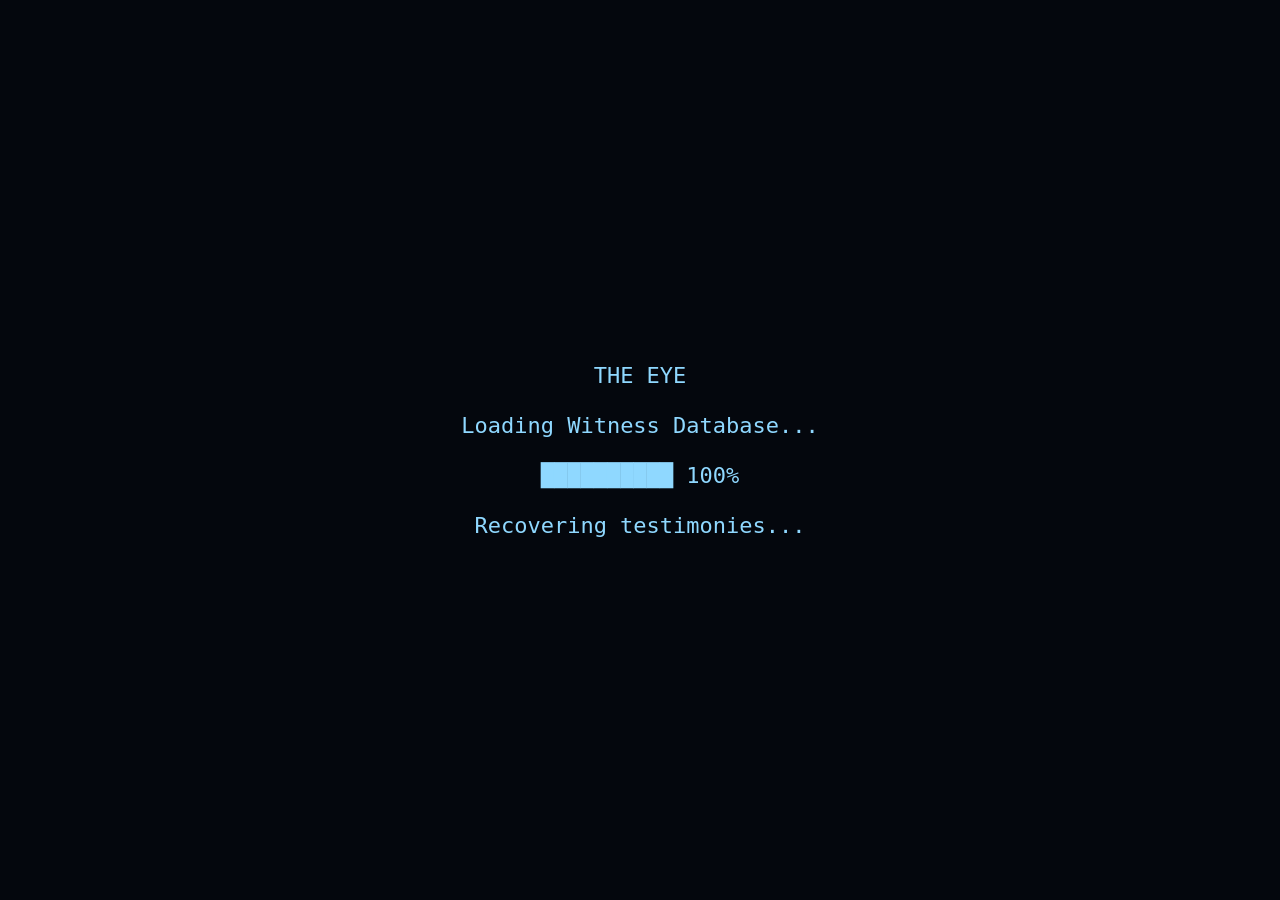
<file: witness.html>
<!DOCTYPE html>
<html lang="en">

<head>

<meta charset="UTF-8">
<meta name="viewport" content="width=device-width, initial-scale=1.0">

<title>Witness Files</title>

<style>

*{
margin:0;
padding:0;
box-sizing:border-box;
font-family:Consolas,monospace;
}

body{
background:#04070d;
color:#8fd8ff;
overflow:hidden;
}

#loading{

position:fixed;

top:0;

left:0;

width:100%;

height:100%;

background:#04070d;

display:flex;

justify-content:center;

align-items:center;

flex-direction:column;

font-size:22px;

}

#warning{

display:none;

position:fixed;

top:0;

left:0;

width:100%;

height:100%;

background:#2b0000;

color:#ff4d4d;

justify-content:center;

align-items:center;

flex-direction:column;

font-size:36px;

text-align:center;

animation:flash .5s infinite;

}

@keyframes flash{

0%{background:#2b0000;}

50%{background:#660000;}

100%{background:#2b0000;}

}

.container{

display:none;

max-width:950px;

margin:40px auto;

background:#08111d;

padding:35px;

border:2px solid #3ca7ff;

}

.report{

background:#101c2d;

padding:20px;

margin:25px 0;

border-left:4px solid #3ca7ff;

line-height:1.8;

}

input{

width:100%;

padding:15px;

margin-top:20px;

background:#07111b;

border:1px solid #3ca7ff;

color:white;

font-size:18px;

text-align:center;

}

button{

width:100%;

padding:15px;

margin-top:15px;

background:#3ca7ff;

border:none;

color:white;

font-size:17px;

cursor:pointer;

}

#result{

margin-top:20px;

font-weight:bold;

}

#next{

display:none;

}

</style>

</head>

<body>

<div id="loading">

<p>THE EYE</p>

<br>

<p>Loading Witness Database...</p>

<br>

<p>██████████ 100%</p>

<br>

<p>Recovering testimonies...</p>

</div>

<div id="warning">

<p>⚠ SYSTEM INTERRUPTION ⚠</p>

<br>

<p>Unknown process detected...</p>

<br>

<h2>He is watching.</h2>

</div>

<div class="container" id="content">

<h1>WITNESS FILES</h1>

<div class="report">

<h2>Witness Report 001</h2>

<p><b>Witness ID:</b> W-01</p>

<p><b>Identity:</b> REDACTED</p>

<p><b>Relationship:</b> Unknown</p>

<hr><br>

<p>

"The subject displayed remarkable emotional control throughout every observation.

No indication of fear.

No hesitation.

No visible signs of distress.

However, one recurring anomaly was documented.

Whenever an unidentified trigger appeared, the subject's demeanor changed immediately.

The subject became silent, distant, and unusually focused.

The cause of this behavioral shift remains unknown."

</p>

</div>

<div class="report">

<h2>Witness Report 002</h2>

<p>

"I entered believing the subject was alone.

Yet the subject repeatedly looked toward the empty doorway.

When questioned, the subject answered...

'He's still here.'

No one else was present."

</p>

</div>

<div class="report">

<h2>Witness Report 003</h2>

<p>

"Every interview ended the same way.

Before leaving,

the subject looked directly toward the security camera...

and smiled."

</p>

</div>

<hr><br>

<h2>SURVEILLANCE ARCHIVE</h2>

<p>ACCESS DENIED</p>

<br>

<p>

I never blink.<br>

I never sleep.<br>

I remember everything.<br><br>

What am I?

</p>

<input id="answer" placeholder="ENTER ANSWER">

<button onclick="verify()">

VERIFY

</button>

<div id="result"></div>

<button id="next">

RETURN TO THE EYE

</button>

<script>
// ---------- LOADING SEQUENCE ----------

setTimeout(function(){

document.getElementById("loading").style.display="none";

document.getElementById("warning").style.display="flex";

},3000);


// ---------- RED WARNING ----------

setTimeout(function(){

document.getElementById("warning").style.display="none";

document.getElementById("content").style.display="block";

document.body.style.overflow="auto";

},7000);


// ---------- PASSWORD ----------

function verify(){

let answer=document
.getElementById("answer")
.value
.trim()
.toUpperCase()
.replace(/\s/g,'');

if(answer==="THEEYE"){

document.getElementById("result").style.color="#7CFC00";

document.getElementById("result").innerHTML=

`
Authentication Accepted.<br><br>

Recovering Surveillance Archive...<br><br>

██████████ 100%<br><br>

Surveillance Report Unlocked.
`;

localStorage.setItem("surveillanceUnlocked","true");

document.getElementById("next").style.display="block";

}

else{

document.getElementById("result").style.color="red";

document.getElementById("result").innerHTML=

`
ACCESS DENIED<br><br>

Incorrect authentication.
`;

}

}


// ---------- RETURN ----------

document.getElementById("next").onclick=function(){

window.location.href="dashboard.html";

};

</script>

</body>

</html>
</file>
<file: final-archive.css>
*{
  box-sizing:border-box;
  -webkit-tap-highlight-color:transparent;
}

html,body{
  margin:0;
  width:100%;
  height:100%;
  overflow:hidden;
  background:#000;
  color:#fff;
  font-family:Arial,Helvetica,sans-serif;
}

body{
  background:
    radial-gradient(circle at center,#160000,#000 70%);
}

body:after{
  content:"";
  pointer-events:none;
  position:fixed;
  inset:0;
  z-index:9999;
  opacity:.25;
  background:repeating-linear-gradient(
    0deg,
    transparent 0,
    transparent 3px,
    rgba(255,0,0,.04) 4px
  );
}

.screen{
  position:absolute;
  inset:0;
  display:none;
  overflow:auto;
}

.screen.active{
  display:flex;
}

.center{
  width:100%;
  min-height:100%;
  display:flex;
  flex-direction:column;
  align-items:center;
  justify-content:center;
  text-align:center;
  padding:25px;
}

.classified{
  color:#f22;
  font-family:monospace;
  letter-spacing:4px;
  font-size:13px;
  margin-bottom:15px;
}

h1{
  margin:0 0 20px;
  color:#e00000;
  font-size:clamp(35px,8vw,75px);
  letter-spacing:8px;
  text-shadow:
    0 0 10px #f00,
    0 0 35px rgba(255,0,0,.5);
}

h2{
  color:#f22;
  letter-spacing:3px;
}

p{
  max-width:750px;
  line-height:1.7;
}

.muted{
  color:#888;
}

.danger{
  color:#f00;
  font-weight:bold;
  letter-spacing:3px;
}

button{
  border:1px solid #900;
  background:#080808;
  color:#fff;
  padding:14px 25px;
  margin:8px;
  cursor:pointer;
  font-weight:bold;
  letter-spacing:2px;
  transition:.15s;
}

button:hover{
  background:#420000;
  box-shadow:0 0 20px rgba(255,0,0,.5);
}

button:active{
  transform:scale(.95);
}

.hidden{
  display:none!important;
}

/* PACMAN */

#pacman{
  align-items:center;
  justify-content:center;
}

.gameShell{
  width:min(95vw,850px);
  text-align:center;
}

.hud{
  display:flex;
  justify-content:space-between;
  color:#aaa;
  font-family:monospace;
  margin-bottom:10px;
}

#pacCanvas{
  width:min(94vw,720px);
  height:auto;
  border:2px solid #650000;
  box-shadow:
    0 0 30px rgba(255,0,0,.15),
    inset 0 0 40px rgba(255,0,0,.1);
}

#pacStatus{
  color:#f33;
  font-family:monospace;
  margin:10px;
}

.mobileControls{
  display:none;
}

.mobileControls button{
  width:55px;
  height:45px;
  padding:0;
  margin:2px;
}

/* BOSS */

#boss{
  background:
    radial-gradient(circle,#350000,#000 70%);
}

#bossCanvas{
  width:min(92vw,700px);
  height:auto;
  border:2px solid #700;
  box-shadow:0 0 50px rgba(255,0,0,.35);
}

.healthOuter{
  width:min(80vw,600px);
  height:18px;
  border:1px solid #700;
  margin:15px;
}

#bossHealth{
  width:100%;
  height:100%;
  background:#e00000;
  box-shadow:0 0 15px red;
  transition:.2s;
}

/* PRESSURE */

#pressure{
  align-items:center;
  justify-content:center;
  background:
    radial-gradient(circle,#350000,#030000 60%,#000);
}

.pressurePanel{
  width:min(94vw,800px);
  text-align:center;
  border:2px solid #700;
  padding:25px;
  background:rgba(0,0,0,.8);
  box-shadow:0 0 50px rgba(255,0,0,.25);
}

#pressureTimer{
  font-family:monospace;
  font-size:70px;
  color:#f00;
  text-shadow:0 0 25px red;
}

#pressureRule{
  min-height:100px;
  display:flex;
  align-items:center;
  justify-content:center;
  font-size:clamp(20px,5vw,36px);
  font-weight:bold;
  letter-spacing:2px;
}

#pressureObject{
  min-height:45px;
  font-size:40px;
}

#pressureButton{
  width:170px;
  height:170px;
  border-radius:50%;
  background:
    radial-gradient(circle at 35% 25%,#ff5555,#a00000 50%,#260000);
  border:8px solid #330000;
  box-shadow:
    0 0 20px red,
    0 0 60px rgba(255,0,0,.5);
}

#pressureInfo{
  color:#777;
  font-family:monospace;
}

/* GRID */

#grid{
  background:radial-gradient(circle,#061010,#000 70%);
}

#gridBoard{
  display:grid;
  grid-template-columns:repeat(8,45px);
  gap:5px;
  margin:20px;
}

.gridCell{
  width:45px;
  height:45px;
  background:#080808;
  border:1px solid #333;
  cursor:pointer;
}

.gridCell.safe{
  background:#0b3030;
  box-shadow:0 0 12px #00aaaa;
}

.gridCell.wrong{
  background:#900;
  box-shadow:0 0 20px red;
}

/* MEMORY */

#memoryRoom{
  width:min(90vw,700px);
  height:min(55vh,430px);
  border:2px solid #333;
  position:relative;
  background:
    linear-gradient(90deg,#050505,#151515,#050505);
}

.memoryObject{
  position:absolute;
  width:50px;
  height:50px;
  display:flex;
  align-items:center;
  justify-content:center;
  font-size:28px;
  border:1px solid #666;
  background:#151515;
}

.answerGrid{
  display:grid;
  grid-template-columns:repeat(2,1fr);
  max-width:500px;
}

/* EYE */

#eyeField{
  position:relative;
  width:100%;
  height:70vh;
}

.eye{
  position:absolute;
  font-size:50px;
  cursor:pointer;
  transition:.15s;
}

.eye:hover{
  transform:scale(1.2);
}

#eyeStatus{
  color:#f33;
}

/* COMPLETE */

#complete{
  background:
    radial-gradient(circle,#350000,#000 65%);
}

.finalMessage{
  font-family:monospace;
  font-size:20px;
  color:#aaa;
}

.glitch{
  animation:glitch .12s infinite;
}

@keyframes glitch{
  0%{transform:translate(0)}
  25%{transform:translate(2px,-1px)}
  50%{transform:translate(-2px,1px)}
  75%{transform:translate(1px,2px)}
  100%{transform:translate(0)}
}

@media(max-width:650px){

  .mobileControls{
    display:block;
  }

  .gridCell{
    width:34px;
    height:34px;
  }

  #gridBoard{
    grid-template-columns:repeat(8,34px);
    gap:4px;
  }

  #pressureRule{
    min-height:120px;
  }

  #pressureTimer{
    font-size:50px;
  }
}
</file>
